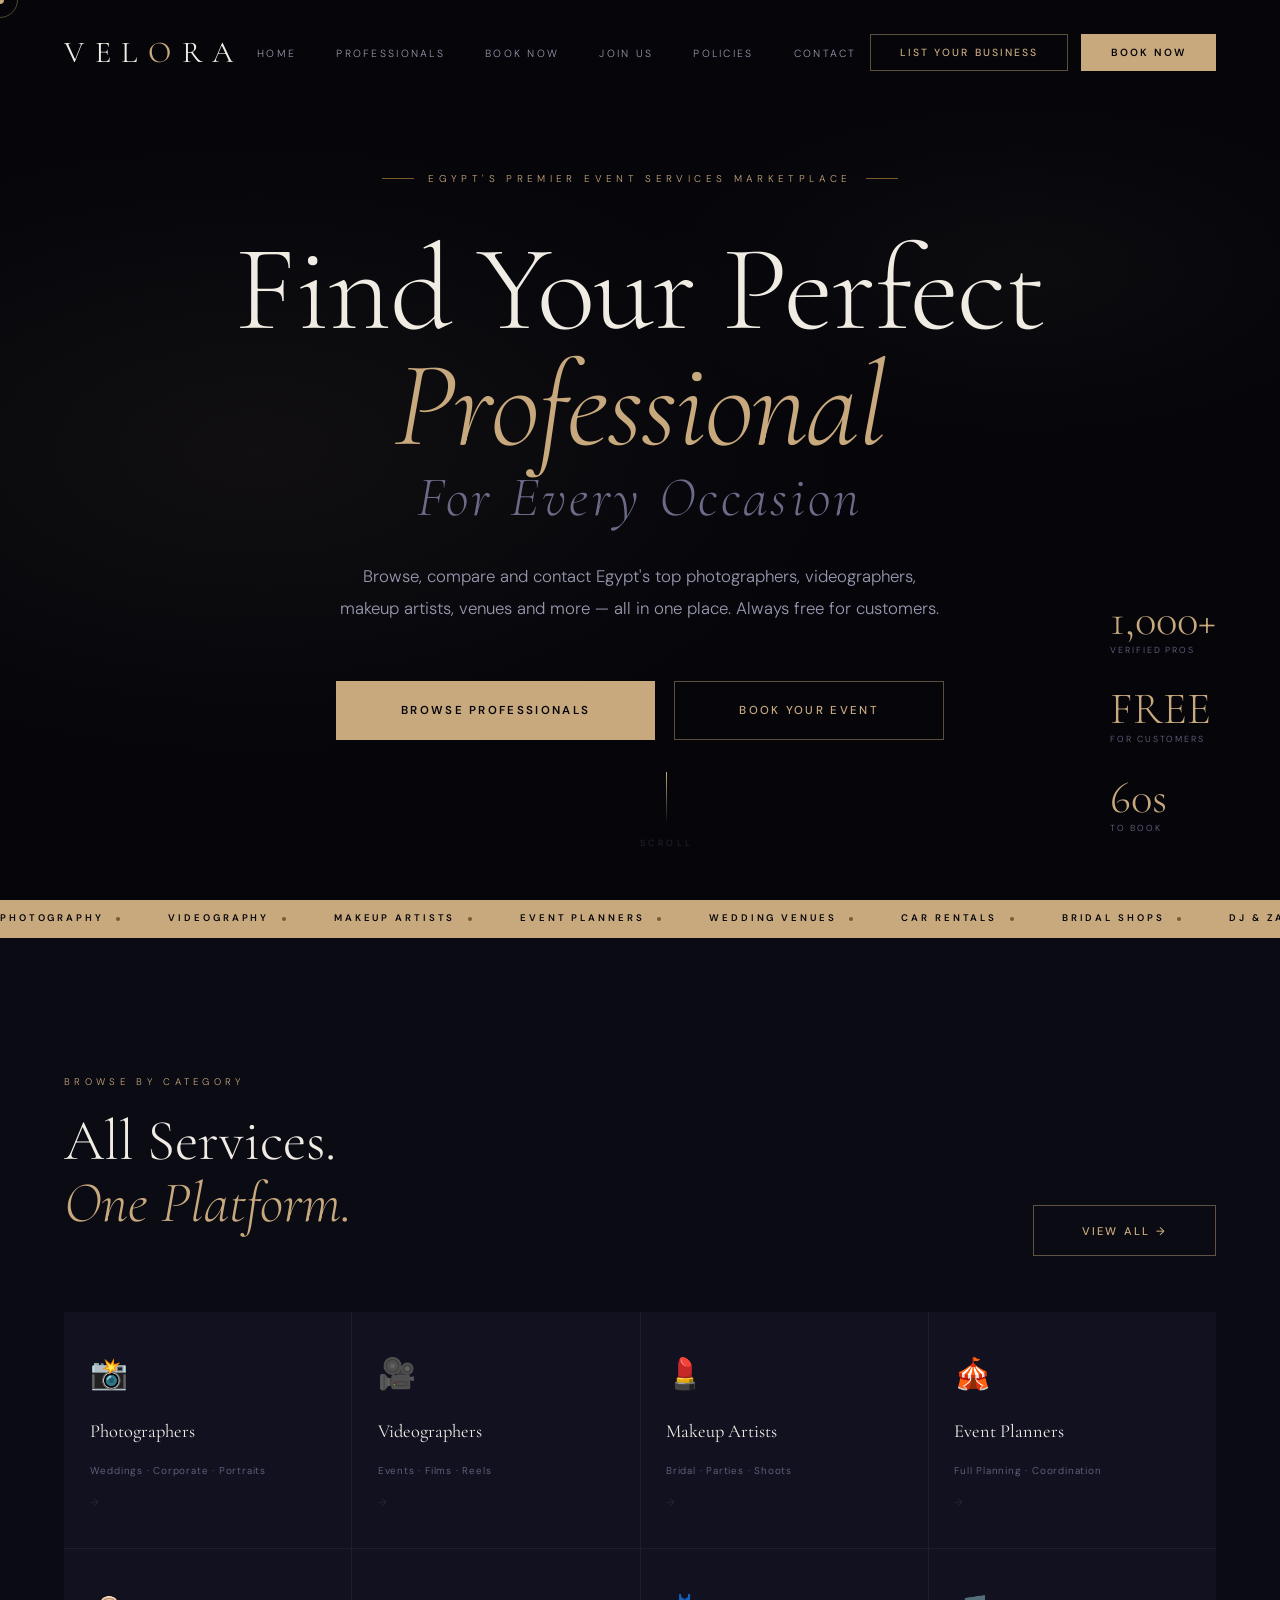
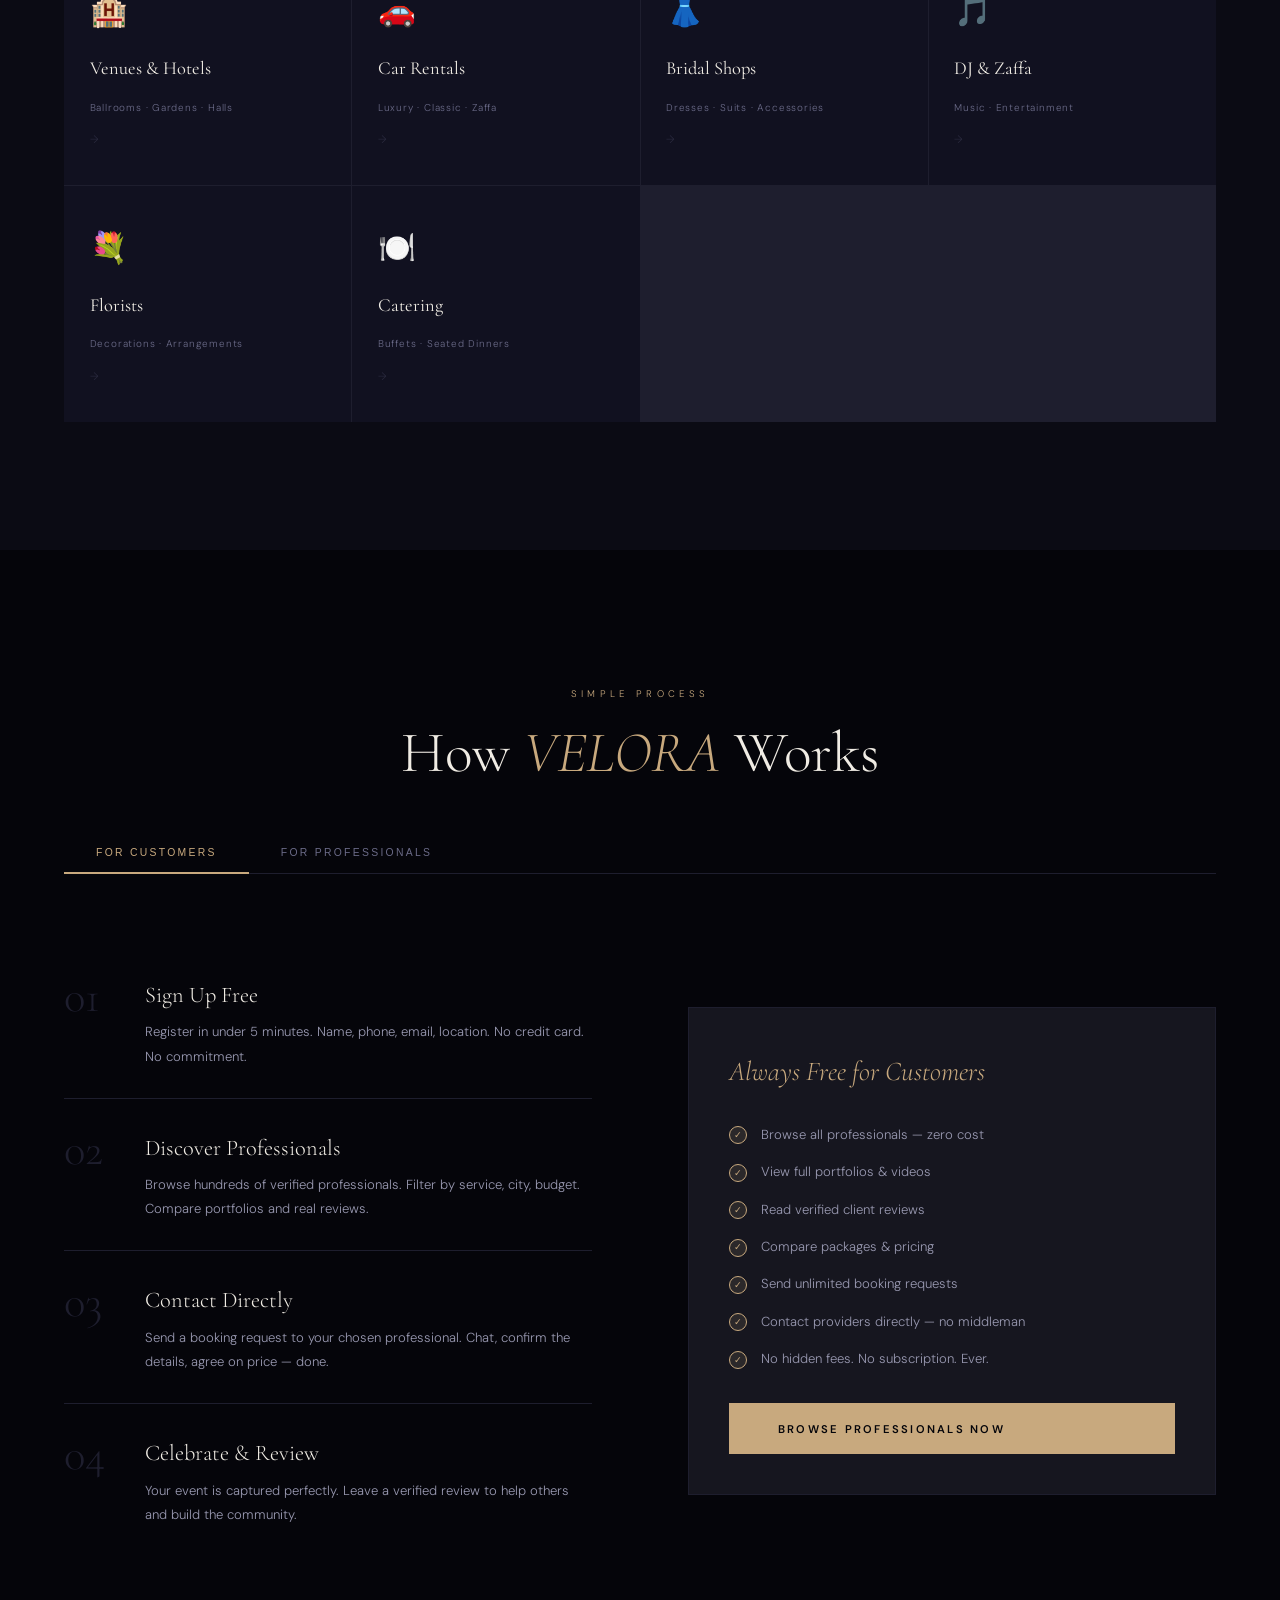
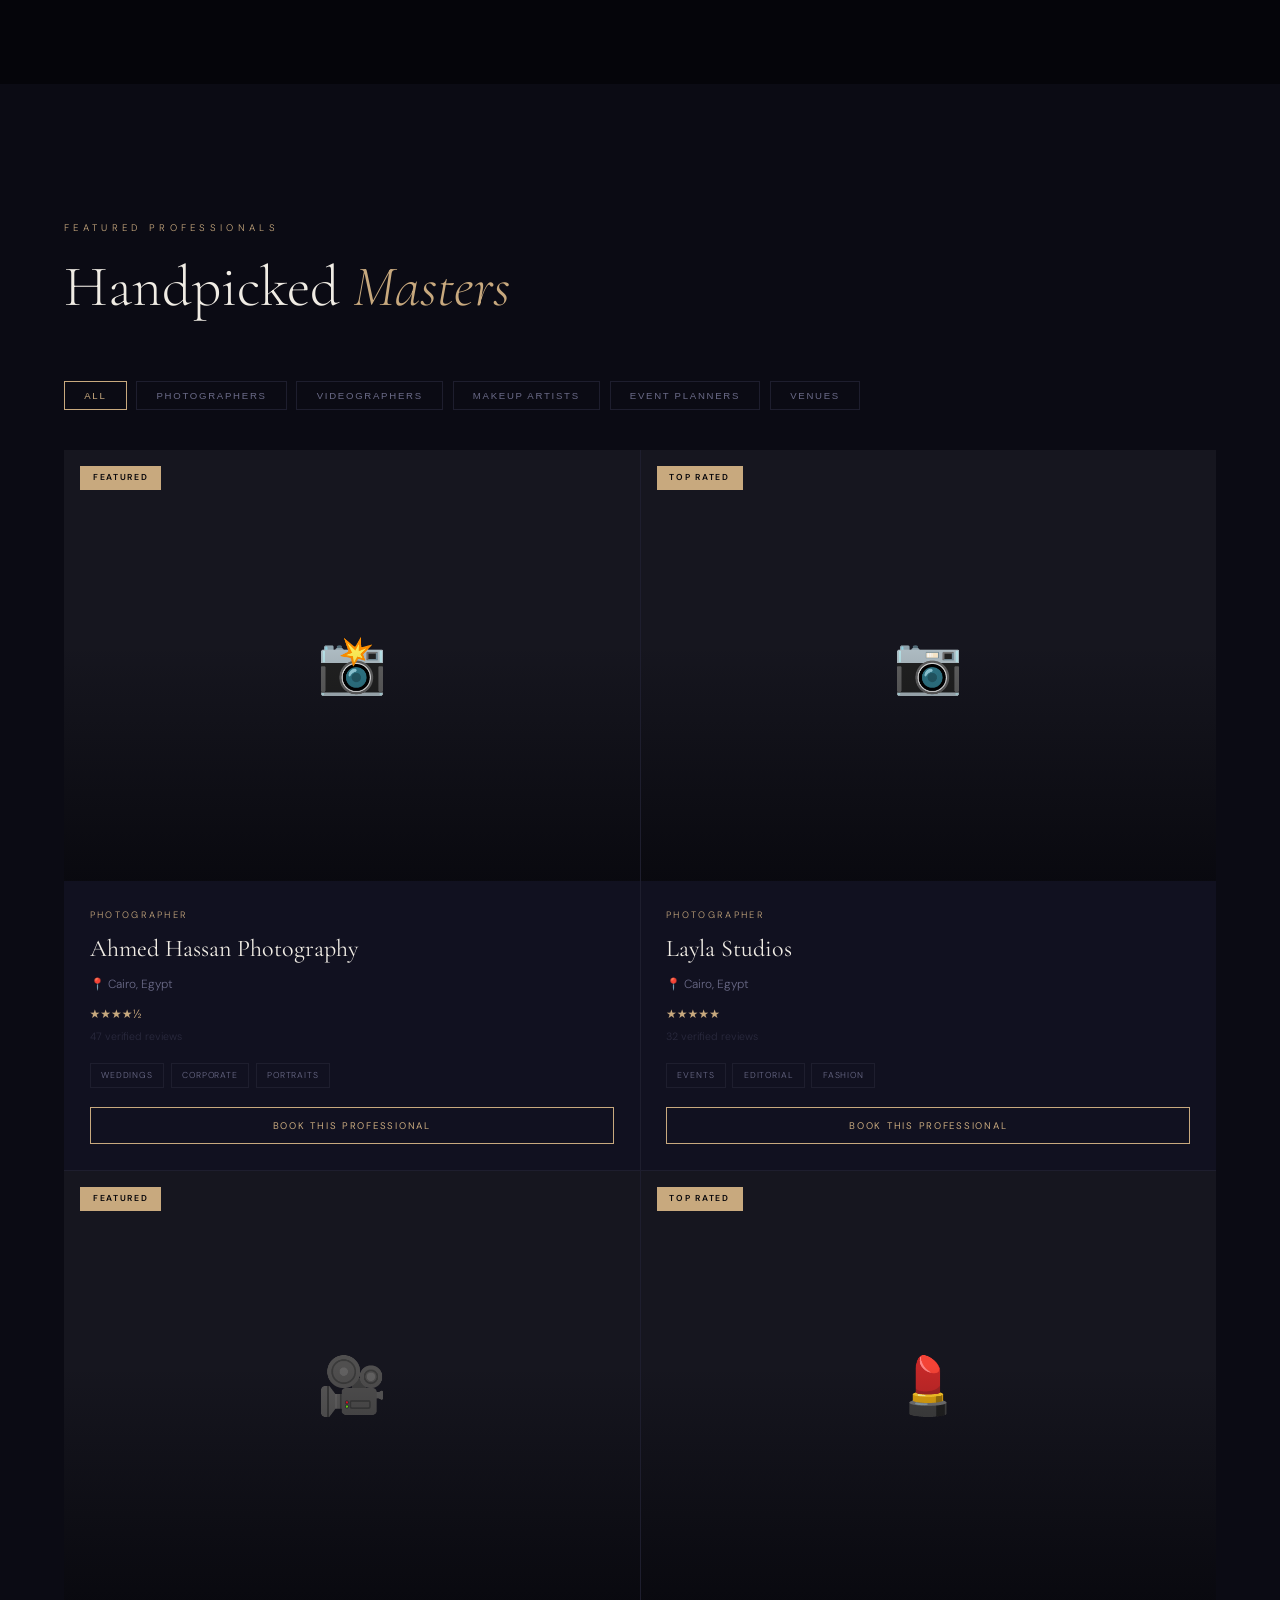
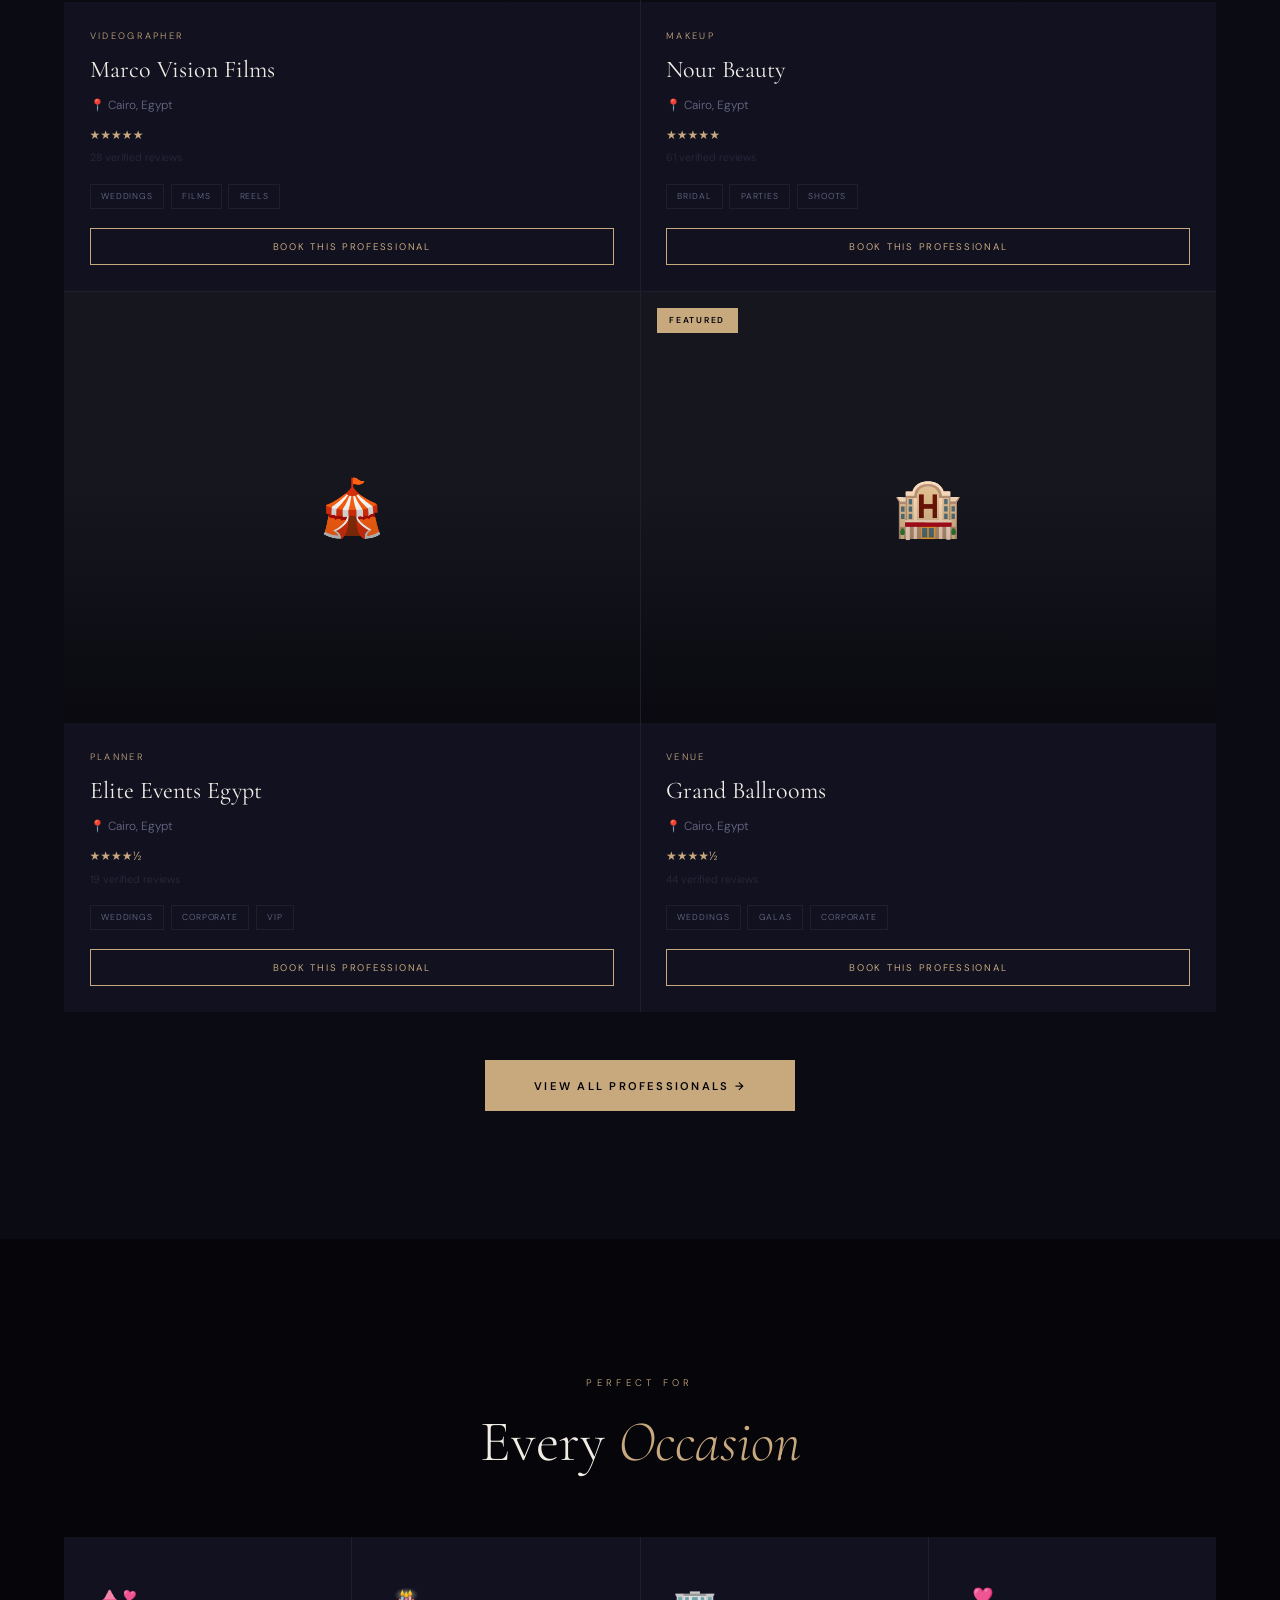
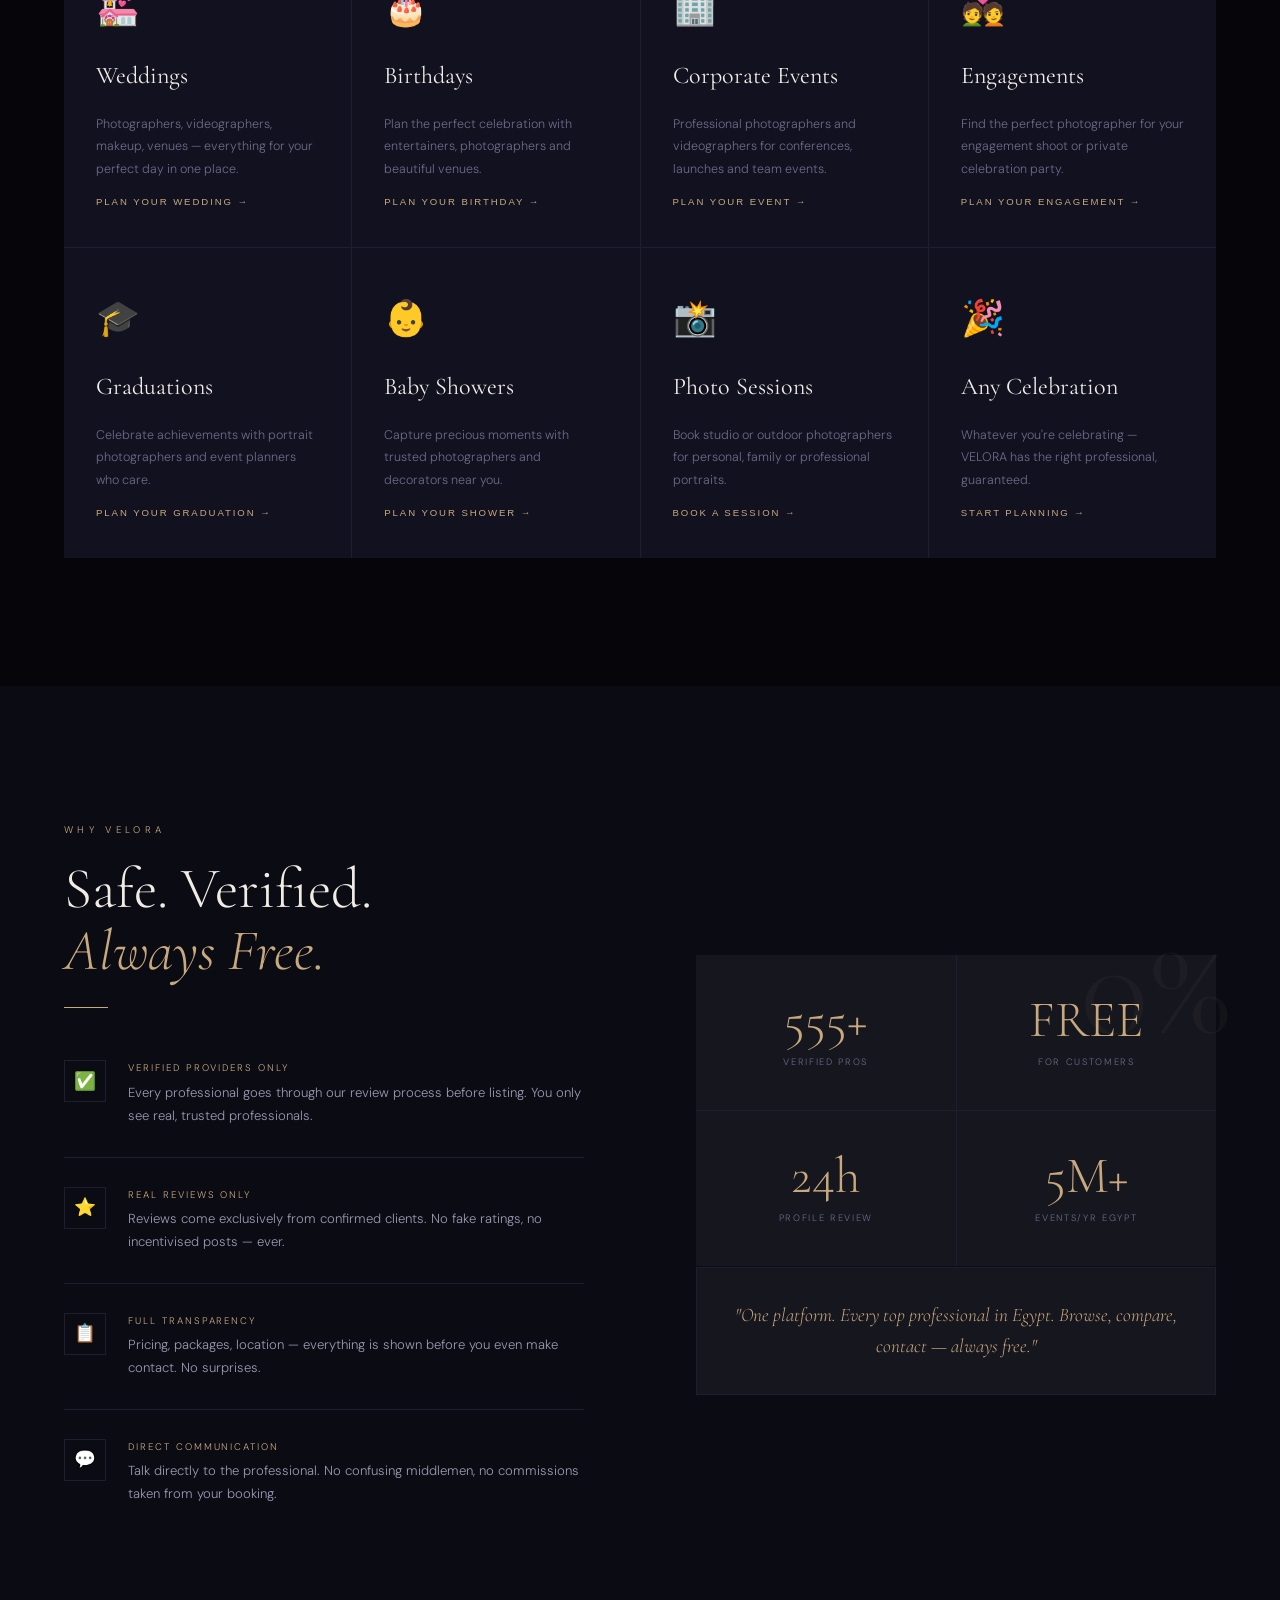
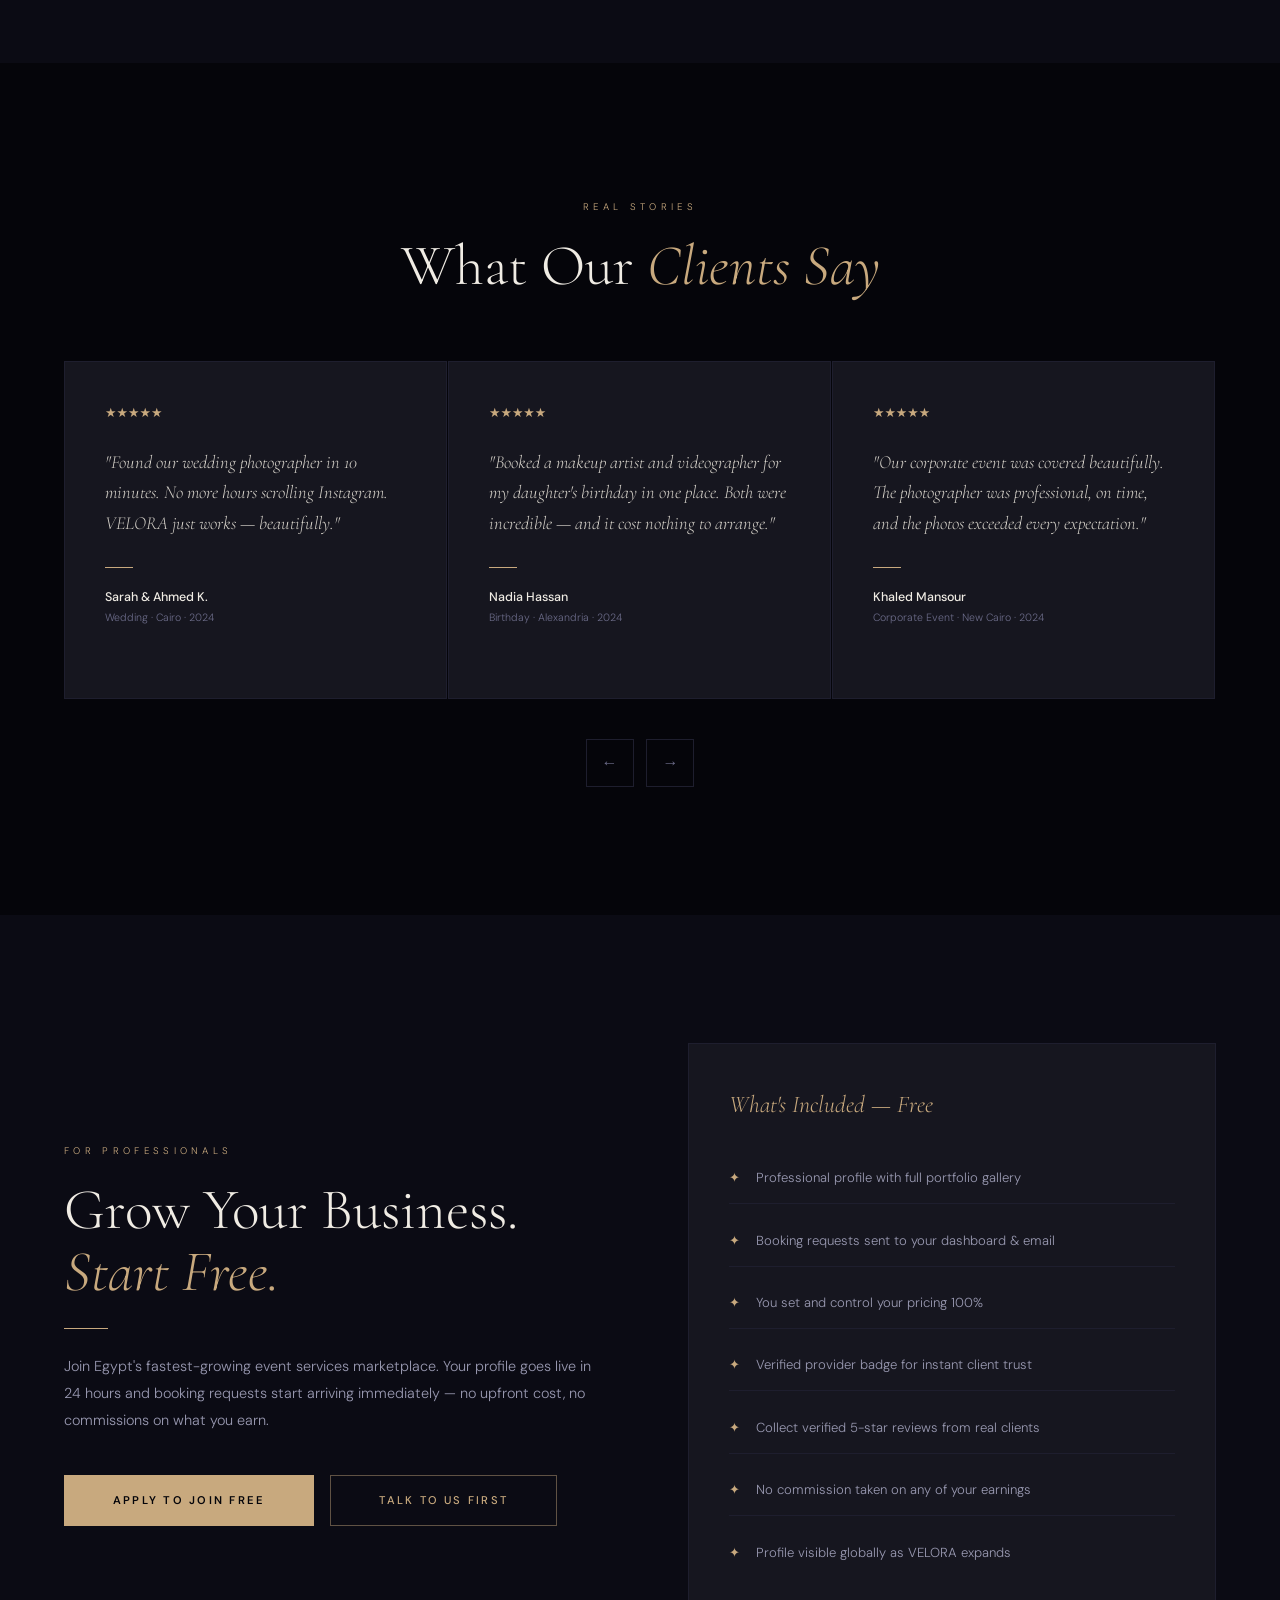
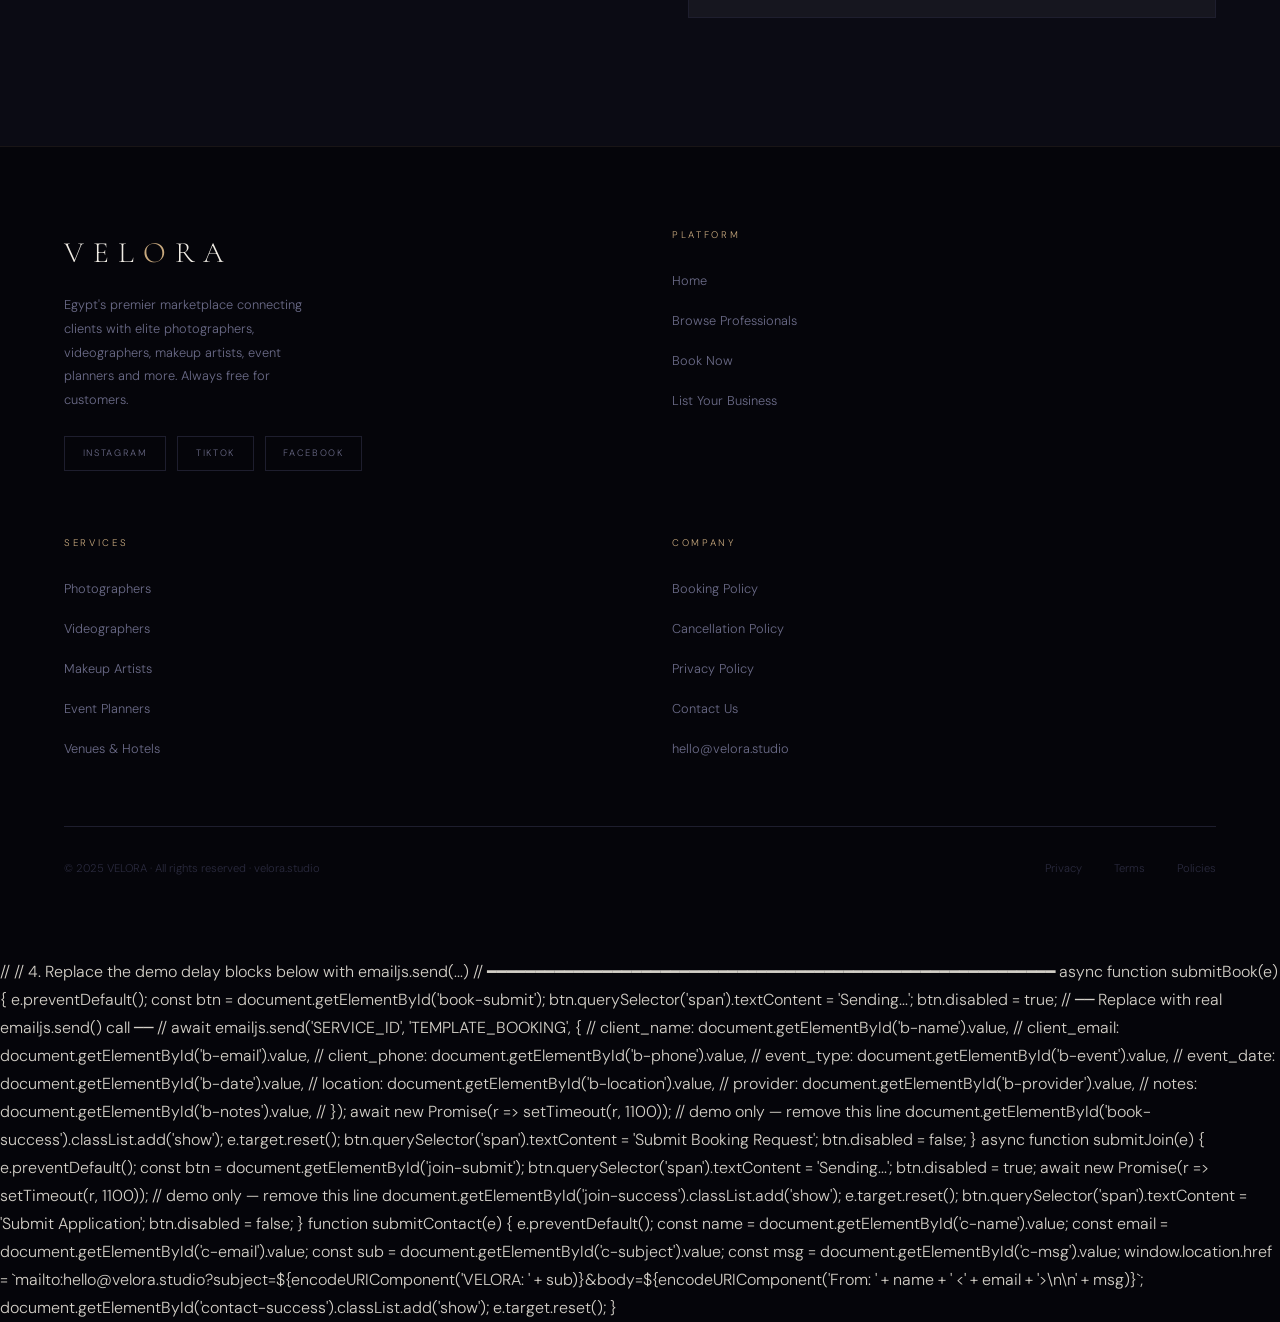
<file: velora_website.html>
<!DOCTYPE html>
<html lang="en">
<head>
<meta charset="UTF-8">
<meta name="viewport" content="width=device-width, initial-scale=1.0">
<meta name="description" content="VELORA — Egypt's premier marketplace connecting clients with elite photographers, videographers, makeup artists, event planners and more. Always free for customers.">
<meta property="og:title" content="VELORA — Find Your Perfect Professional">
<meta property="og:description" content="Egypt's most trusted event services marketplace. Free for customers. 1,000+ verified professionals.">
<meta property="og:type" content="website">
<title>VELORA — Find Your Perfect Professional</title>
<link rel="preconnect" href="https://fonts.googleapis.com">
<link rel="preconnect" href="https://fonts.gstatic.com" crossorigin>
<link href="https://fonts.googleapis.com/css2?family=Cormorant+Garamond:ital,wght@0,300;0,400;0,500;0,600;1,300;1,400;1,500;1,600&family=DM+Sans:wght@200;300;400;500&display=swap" rel="stylesheet">
<style>
/* ============================================================
   VELORA — DESIGN TOKENS
   ============================================================ */
:root {
  --ink:     #05050a;
  --deep:    #0b0b14;
  --surface: #111120;
  --card:    #16161f;
  --edge:    #1e1e2e;
  --mute:    #2a2a3e;
  --silver:  #6b6b88;
  --fog:     #9898b0;
  --pearl:   #d4d0c8;
  --snow:    #f0ece4;
  --gold:    #c8a97e;
  --goldhi:  #e8c99e;
  --goldsub: #7a5a2a;
  --amber:   #f0a830;
  --green:   #2ecc8a;
  --serif: 'Cormorant Garamond', Georgia, serif;
  --sans: 'DM Sans', system-ui, sans-serif;
  --ease: cubic-bezier(0.22, 1, 0.36, 1);
  --ease2: cubic-bezier(0.4, 0, 0.2, 1);
}

*, *::before, *::after { box-sizing: border-box; margin: 0; padding: 0; }
html { font-size: 16px; scroll-behavior: smooth; }
body {
  background: var(--ink);
  color: var(--pearl);
  font-family: var(--sans);
  font-weight: 300;
  line-height: 1.75;
  overflow-x: hidden;
  cursor: none;
}

/* ── CUSTOM CURSOR ─────────────────────────────────── */
#cursor-dot {
  position: fixed; width: 8px; height: 8px;
  background: var(--gold); border-radius: 50%;
  pointer-events: none; z-index: 9999;
  transform: translate(-50%,-50%);
  transition: width .2s, height .2s, background .2s;
}
#cursor-ring {
  position: fixed; width: 36px; height: 36px;
  border: 1px solid rgba(200,169,126,.4); border-radius: 50%;
  pointer-events: none; z-index: 9998;
  transform: translate(-50%,-50%);
  transition: width .35s var(--ease), height .35s var(--ease), border-color .3s;
}
body.cursor-hover #cursor-dot { width: 16px; height: 16px; background: var(--goldhi); }
body.cursor-hover #cursor-ring { width: 52px; height: 52px; border-color: rgba(200,169,126,.7); }

/* ── ANIMATED CANVAS (scroll-reactive) ─────────────── */
#bg-canvas {
  position: fixed; inset: 0;
  pointer-events: none; z-index: 0;
}

/* ── PROGRESS BAR ──────────────────────────────────── */
#scroll-bar {
  position: fixed; top: 0; left: 0; height: 2px;
  background: linear-gradient(90deg, var(--goldsub), var(--gold), var(--goldhi));
  z-index: 9000; width: 0; transition: width .05s linear;
}

/* ── NAVIGATION ────────────────────────────────────── */
#navbar {
  position: fixed; top: 0; left: 0; right: 0; z-index: 500;
  display: flex; align-items: center; justify-content: space-between;
  padding: 1.6rem 4rem;
  transition: background .6s var(--ease), padding .5s var(--ease), border-color .6s;
  border-bottom: 1px solid transparent;
}
#navbar.solid {
  background: rgba(5,5,10,.9);
  backdrop-filter: blur(24px) saturate(150%);
  padding: 1rem 4rem;
  border-color: rgba(200,169,126,.12);
}
.nav-logo {
  font-family: var(--serif); font-size: 1.9rem; font-weight: 400;
  letter-spacing: .35em; color: var(--snow); text-decoration: none; cursor: none;
}
.nav-logo span { color: var(--gold); }
.nav-links { display: flex; gap: 2.5rem; list-style: none; }
.nav-links a {
  font-size: .65rem; letter-spacing: .22em; text-transform: uppercase;
  color: var(--fog); text-decoration: none; cursor: none;
  position: relative; padding-bottom: 4px; transition: color .3s;
}
.nav-links a::after {
  content: ''; position: absolute; bottom: 0; left: 0;
  width: 0; height: 1px; background: var(--gold); transition: width .4s var(--ease);
}
.nav-links a:hover { color: var(--snow); }
.nav-links a:hover::after { width: 100%; }
.nav-cta { display: flex; gap: .8rem; }
.btn { 
  display: inline-flex; align-items: center; gap: .5rem;
  font-family: var(--sans); font-size: .65rem; letter-spacing: .2em; text-transform: uppercase;
  padding: .7rem 1.8rem; cursor: none; transition: all .35s var(--ease);
  position: relative; overflow: hidden; border: none; font-weight: 500;
  white-space: nowrap;
}
.btn::before {
  content: ''; position: absolute; inset: 0;
  transform: scaleX(0); transform-origin: right;
  transition: transform .4s var(--ease);
}
.btn:hover::before { transform: scaleX(1); transform-origin: left; }
.btn span { position: relative; z-index: 1; }
.btn-outline {
  border: 1px solid rgba(200,169,126,.45); color: var(--gold);
  background: transparent;
}
.btn-outline::before { background: rgba(200,169,126,.1); }
.btn-outline:hover { border-color: var(--gold); }
.btn-gold {
  background: var(--gold); color: var(--ink); font-weight: 600;
  border: 1px solid var(--gold);
}
.btn-gold::before { background: var(--goldhi); }
.btn-gold:hover { border-color: var(--goldhi); }
.btn-lg { padding: 1.1rem 3rem; font-size: .7rem; }
.btn-xl { padding: 1.3rem 4rem; font-size: .72rem; }

/* hamburger */
.nav-ham {
  display: none; flex-direction: column; gap: 5px;
  background: none; border: none; cursor: none; padding: 4px;
}
.nav-ham span { width: 24px; height: 1px; background: var(--pearl); transition: all .3s; }

/* Mobile overlay */
#mobile-menu {
  position: fixed; inset: 0; background: rgba(5,5,10,.97);
  z-index: 490; display: flex; flex-direction: column;
  align-items: center; justify-content: center; gap: 2.5rem;
  opacity: 0; pointer-events: none; transition: opacity .4s;
}
#mobile-menu.open { opacity: 1; pointer-events: all; }
#mobile-menu a {
  font-family: var(--serif); font-size: 2.4rem; font-weight: 300;
  color: var(--snow); text-decoration: none; cursor: none;
  letter-spacing: .08em; transition: color .2s;
}
#mobile-menu a:hover { color: var(--gold); }
.mob-close {
  position: absolute; top: 2rem; right: 2rem;
  font-size: 1.6rem; color: var(--fog); background: none; border: none; cursor: none;
}

/* ── PAGES ─────────────────────────────────────────── */
.page { display: none; position: relative; z-index: 1; }
.page.active { display: block; }

/* ── REVEAL SYSTEM ─────────────────────────────────── */
.reveal {
  opacity: 0; transform: translateY(40px);
  transition: opacity .9s var(--ease), transform .9s var(--ease);
}
.reveal.from-left { transform: translateX(-40px); }
.reveal.from-right { transform: translateX(40px); }
.reveal.scale { transform: scale(.96); }
.reveal.visible { opacity: 1 !important; transform: none !important; }
.delay-1 { transition-delay: .1s; }
.delay-2 { transition-delay: .2s; }
.delay-3 { transition-delay: .3s; }
.delay-4 { transition-delay: .4s; }
.delay-5 { transition-delay: .5s; }
.delay-6 { transition-delay: .6s; }

/* ── SECTION HELPERS ───────────────────────────────── */
.section { padding: 8rem 4rem; }
.section-sm { padding: 5rem 4rem; }
.section-tag {
  display: inline-block; font-size: .6rem; letter-spacing: .45em; text-transform: uppercase;
  color: var(--gold); margin-bottom: 1.2rem;
}
.section-title {
  font-family: var(--serif); font-size: clamp(2.4rem, 4.5vw, 4.2rem);
  font-weight: 300; line-height: 1.08; color: var(--snow); margin-bottom: 1.4rem;
}
.section-title em { font-style: italic; color: var(--gold); }
.section-body { font-size: .9rem; color: var(--fog); max-width: 540px; line-height: 1.9; }
.gold-rule { width: 44px; height: 1px; background: var(--gold); margin: 1.5rem 0; }

/* ============================================================
   HERO
   ============================================================ */
.hero {
  min-height: 100vh; display: flex; align-items: center; justify-content: center;
  position: relative; overflow: hidden;
  background: radial-gradient(ellipse 80% 60% at 20% 50%, rgba(200,169,126,.06) 0%, transparent 60%),
              radial-gradient(ellipse 60% 40% at 80% 30%, rgba(200,169,126,.04) 0%, transparent 50%),
              var(--ink);
}
.hero-inner {
  position: relative; z-index: 2; text-align: center;
  max-width: 980px; padding: 0 2rem;
}
.hero-badge {
  display: inline-flex; align-items: center; gap: .9rem;
  font-size: .62rem; letter-spacing: .44em; text-transform: uppercase;
  color: var(--gold); margin-bottom: 2.8rem;
  animation: fadeUp .9s .2s both;
}
.hero-badge::before, .hero-badge::after {
  content: ''; width: 32px; height: 1px; background: var(--goldsub);
}
.hero-title {
  font-family: var(--serif); font-size: clamp(4rem, 9.5vw, 9rem);
  font-weight: 300; line-height: .95; color: var(--snow);
  margin-bottom: .6rem; letter-spacing: -.01em;
  animation: fadeUp 1.1s .38s both;
}
.hero-title em { font-style: italic; color: var(--gold); display: block; }
.hero-title .sub-serif { 
  font-size: .46em; display: block; color: var(--silver); letter-spacing: .06em;
  margin-top: .5rem; font-style: italic; 
}
.hero-desc {
  font-size: clamp(.88rem, 1.4vw, 1.05rem); color: var(--fog);
  max-width: 600px; margin: 2.2rem auto 3.5rem; line-height: 1.95;
  animation: fadeUp .9s .65s both;
}
.hero-btns {
  display: flex; gap: 1.2rem; justify-content: center; flex-wrap: wrap;
  animation: fadeUp .9s .85s both;
}
.hero-scroll-hint {
  position: absolute; bottom: 3rem; left: 50%; transform: translateX(-50%);
  display: flex; flex-direction: column; align-items: center; gap: .8rem;
  color: var(--mute); font-size: .56rem; letter-spacing: .38em; text-transform: uppercase;
  animation: fadeUp .8s 1.4s both;
}
.hero-scroll-line {
  width: 1px; height: 52px;
  background: linear-gradient(to bottom, var(--gold), transparent);
  animation: scrollPulse 2.2s ease-in-out infinite;
}
.hero-stats {
  position: absolute; right: 4rem; bottom: 4rem;
  display: flex; flex-direction: column; gap: 1.8rem;
  animation: fadeUp .9s 1.1s both;
}
.hero-stat-num {
  font-family: var(--serif); font-size: 2.8rem; font-weight: 300;
  color: var(--gold); line-height: 1;
}
.hero-stat-lbl {
  font-size: .55rem; letter-spacing: .22em; text-transform: uppercase; color: var(--silver);
}

@keyframes fadeUp { from { opacity: 0; transform: translateY(28px); } to { opacity: 1; transform: none; } }
@keyframes scrollPulse {
  0%, 100% { opacity: 0; transform: scaleY(0); transform-origin: top; }
  50% { opacity: 1; transform: scaleY(1); transform-origin: top; }
}

/* ── TICKER ─────────────────────────────────────────── */
.ticker {
  background: var(--gold); padding: .65rem 0; overflow: hidden;
  position: relative; z-index: 2;
}
.ticker-track {
  display: flex; gap: 3rem; width: max-content;
  animation: ticker 35s linear infinite; white-space: nowrap;
}
.ticker-item {
  display: flex; align-items: center; gap: .8rem;
  font-size: .6rem; letter-spacing: .3em; text-transform: uppercase;
  color: var(--ink); font-weight: 600;
}
.ticker-dot { width: 4px; height: 4px; background: var(--goldsub); border-radius: 50%; }
@keyframes ticker { from { transform: translateX(0); } to { transform: translateX(-50%); } }

/* ── CATEGORIES ─────────────────────────────────────── */
.cats-grid {
  display: grid; grid-template-columns: repeat(5, 1fr);
  gap: 1px; background: var(--edge); margin-top: 3.5rem;
}
.cat-card {
  background: var(--surface); padding: 2.2rem 1.6rem;
  display: flex; flex-direction: column; gap: .9rem;
  cursor: none; transition: all .45s var(--ease); position: relative; overflow: hidden;
}
.cat-card::after {
  content: ''; position: absolute; bottom: 0; left: 0; right: 0; height: 2px;
  background: var(--gold); transform: scaleX(0); transition: transform .4s var(--ease);
}
.cat-card:hover { background: var(--card); transform: translateY(-3px); }
.cat-card:hover::after { transform: scaleX(1); }
.cat-icon { font-size: 1.9rem; transition: transform .4s var(--ease); }
.cat-card:hover .cat-icon { transform: scale(1.18); }
.cat-name { font-family: var(--serif); font-size: 1.15rem; font-weight: 400; color: var(--snow); }
.cat-sub { font-size: .62rem; color: var(--silver); letter-spacing: .08em; }
.cat-arrow { font-size: .7rem; color: var(--mute); margin-top: auto; transition: all .4s var(--ease); }
.cat-card:hover .cat-arrow { color: var(--gold); transform: translateX(6px); }

/* ── HOW IT WORKS ───────────────────────────────────── */
.hiw-tabs {
  display: flex; border-bottom: 1px solid var(--edge); margin-bottom: 4.5rem;
}
.hiw-tab {
  font-size: .65rem; letter-spacing: .22em; text-transform: uppercase;
  padding: .9rem 2rem; background: none; border: none; cursor: none;
  color: var(--silver); border-bottom: 2px solid transparent;
  margin-bottom: -1px; transition: all .3s;
}
.hiw-tab.active { color: var(--gold); border-bottom-color: var(--gold); }
.hiw-pane { display: none; }
.hiw-pane.active { display: grid; grid-template-columns: 1fr 1fr; gap: 6rem; align-items: center; }
.hiw-steps { display: flex; flex-direction: column; }
.hiw-step {
  display: flex; gap: 1.8rem; padding: 1.8rem 0;
  border-bottom: 1px solid var(--edge); cursor: none; transition: all .3s;
}
.hiw-step:last-child { border: none; }
.hiw-step:hover .step-num { color: var(--gold); }
.step-num {
  font-family: var(--serif); font-size: 2.8rem; font-weight: 300;
  color: var(--edge); line-height: 1; width: 52px; flex-shrink: 0; transition: color .3s;
}
.step-title { font-family: var(--serif); font-size: 1.4rem; color: var(--snow); margin-bottom: .4rem; }
.step-desc { font-size: .82rem; color: var(--fog); line-height: 1.85; }
.hiw-visual {
  background: var(--card); border: 1px solid var(--edge); padding: 2.5rem;
  position: relative;
}
.hiw-visual-title { font-family: var(--serif); font-size: 1.7rem; font-style: italic; color: var(--gold); margin-bottom: 1.8rem; }
.checklist { display: flex; flex-direction: column; gap: .9rem; }
.check-item { display: flex; align-items: center; gap: .9rem; font-size: .82rem; color: var(--fog); }
.check-dot {
  width: 18px; height: 18px; border-radius: 50%;
  background: rgba(200,169,126,.12); border: 1px solid var(--gold);
  display: flex; align-items: center; justify-content: center;
  flex-shrink: 0; font-size: .58rem; color: var(--gold);
}

/* ── PROVIDERS GRID ─────────────────────────────────── */
.filters { display: flex; gap: .6rem; flex-wrap: wrap; margin-bottom: 2.5rem; }
.filter-btn {
  font-size: .6rem; letter-spacing: .18em; text-transform: uppercase;
  padding: .5rem 1.2rem; border: 1px solid var(--edge);
  color: var(--silver); background: transparent; cursor: none; transition: all .3s;
}
.filter-btn.active, .filter-btn:hover { border-color: var(--gold); color: var(--gold); }
.providers-grid {
  display: grid; grid-template-columns: repeat(3, 1fr);
  gap: 1px; background: var(--edge);
}
.prov-card {
  background: var(--surface); overflow: hidden; cursor: none;
  transition: all .5s var(--ease); position: relative;
}
.prov-card:hover { background: var(--card); z-index: 2; box-shadow: 0 24px 80px rgba(0,0,0,.7); }
.prov-img {
  aspect-ratio: 4/3; background: var(--card);
  display: flex; align-items: center; justify-content: center;
  font-size: 3.5rem; position: relative; overflow: hidden;
  transition: transform .5s var(--ease);
}
.prov-card:hover .prov-img { transform: scale(1.04); }
.prov-img::after {
  content: ''; position: absolute; inset: 0;
  background: linear-gradient(to top, rgba(5,5,10,.75) 0%, transparent 55%);
}
.prov-badge {
  position: absolute; top: 1rem; left: 1rem; z-index: 2;
  font-size: .54rem; letter-spacing: .2em; text-transform: uppercase;
  padding: .3rem .8rem; background: var(--gold); color: var(--ink); font-weight: 600;
}
.prov-body { padding: 1.6rem; }
.prov-type { font-size: .58rem; letter-spacing: .25em; text-transform: uppercase; color: var(--gold); margin-bottom: .3rem; }
.prov-name { font-family: var(--serif); font-size: 1.5rem; font-weight: 400; color: var(--snow); margin-bottom: .25rem; }
.prov-loc { font-size: .74rem; color: var(--silver); margin-bottom: .6rem; }
.prov-stars { color: var(--gold); font-size: .75rem; margin-bottom: .2rem; }
.prov-rev { font-size: .66rem; color: var(--mute); margin-bottom: 1rem; }
.prov-tags { display: flex; gap: .4rem; flex-wrap: wrap; margin-bottom: 1.2rem; }
.prov-tag {
  font-size: .54rem; letter-spacing: .1em; text-transform: uppercase;
  padding: .24rem .65rem; border: 1px solid var(--edge); color: var(--silver);
}
.prov-book {
  width: 100%; font-family: var(--sans); font-size: .6rem; letter-spacing: .18em;
  text-transform: uppercase; padding: .7rem; border: 1px solid var(--gold);
  color: var(--gold); background: transparent; cursor: none; transition: all .3s;
}
.prov-book:hover { background: var(--gold); color: var(--ink); }

/* ── OCCASIONS ──────────────────────────────────────── */
.occasions-grid {
  display: grid; grid-template-columns: repeat(4, 1fr);
  gap: 1px; background: var(--edge); margin-top: 4rem;
}
.occ-card {
  background: var(--surface); padding: 2.5rem 2rem;
  display: flex; flex-direction: column; gap: 1rem;
  cursor: none; transition: all .45s var(--ease); position: relative; overflow: hidden;
}
.occ-card::before {
  content: ''; position: absolute; inset: 0;
  background: linear-gradient(135deg, rgba(200,169,126,.06), transparent);
  opacity: 0; transition: opacity .4s;
}
.occ-card:hover { background: var(--card); }
.occ-card:hover::before { opacity: 1; }
.occ-icon { font-size: 2.2rem; }
.occ-title { font-family: var(--serif); font-size: 1.5rem; font-weight: 400; color: var(--snow); }
.occ-desc { font-size: .78rem; color: var(--silver); line-height: 1.8; flex: 1; }
.occ-link {
  font-size: .6rem; letter-spacing: .2em; text-transform: uppercase;
  color: var(--gold); cursor: none; text-decoration: none;
  transition: letter-spacing .3s; background: none; border: none; text-align: left; padding: 0;
}
.occ-link:hover { letter-spacing: .3em; }

/* ── TRUST ──────────────────────────────────────────── */
.trust-layout { display: grid; grid-template-columns: 1fr 1fr; gap: 7rem; align-items: center; }
.trust-points { display: flex; flex-direction: column; }
.trust-pt {
  display: flex; gap: 1.4rem; padding: 1.8rem 0;
  border-bottom: 1px solid var(--edge); transition: all .3s; cursor: none;
}
.trust-pt:last-child { border: none; }
.trust-pt:hover .trust-icon { background: var(--gold); color: var(--ink); border-color: var(--gold); }
.trust-icon {
  width: 42px; height: 42px; flex-shrink: 0;
  border: 1px solid var(--edge); display: flex; align-items: center; justify-content: center;
  font-size: 1.1rem; transition: all .3s;
}
.trust-label { font-size: .6rem; letter-spacing: .2em; text-transform: uppercase; color: var(--gold); margin-bottom: .3rem; }
.trust-text { font-size: .82rem; color: var(--fog); line-height: 1.75; }
.trust-visual { position: relative; }
.trust-big { font-family: var(--serif); font-size: 9rem; font-weight: 300; color: rgba(200,169,126,.05); position: absolute; top: -2.5rem; right: -1rem; pointer-events: none; line-height: 1; }
.trust-stats { display: grid; grid-template-columns: 1fr 1fr; gap: 1px; background: var(--edge); }
.trust-stat { background: var(--card); padding: 2.5rem; text-align: center; cursor: none; transition: background .3s; }
.trust-stat:hover { background: var(--surface); }
.trust-stat-n { font-family: var(--serif); font-size: 3.2rem; font-weight: 300; color: var(--gold); line-height: 1; }
.trust-stat-l { font-size: .58rem; letter-spacing: .18em; text-transform: uppercase; color: var(--silver); margin-top: .5rem; }
.trust-quote {
  margin-top: 1px; background: var(--card); padding: 2rem; text-align: center;
  border: 1px solid var(--edge); grid-column: 1 / -1;
}
.trust-quote p { font-family: var(--serif); font-size: 1.2rem; font-style: italic; color: var(--gold); line-height: 1.6; }

/* ── TESTIMONIALS ───────────────────────────────────── */
.testi-track-wrap { overflow: hidden; margin-top: 4rem; }
.testi-track { display: flex; gap: 1px; transition: transform .65s var(--ease); }
.testi-card {
  background: var(--card); padding: 2.5rem; flex: 0 0 calc(33.33% - 1px);
  border: 1px solid var(--edge); transition: border-color .3s;
}
.testi-card:hover { border-color: rgba(200,169,126,.3); }
.testi-stars { color: var(--gold); font-size: .8rem; margin-bottom: 1.4rem; }
.testi-quote { font-family: var(--serif); font-size: 1.15rem; font-style: italic; color: var(--pearl); line-height: 1.65; margin-bottom: 1.8rem; }
.testi-rule { width: 28px; height: 1px; background: var(--gold); margin-bottom: 1.2rem; }
.testi-name { font-size: .78rem; color: var(--snow); font-weight: 500; }
.testi-sub { font-size: .66rem; color: var(--silver); }
.testi-nav { display: flex; gap: .8rem; justify-content: center; margin-top: 2.5rem; }
.testi-btn {
  width: 48px; height: 48px; border: 1px solid var(--edge);
  background: transparent; color: var(--silver); cursor: none;
  display: flex; align-items: center; justify-content: center;
  font-size: 1rem; transition: all .3s;
}
.testi-btn:hover { border-color: var(--gold); color: var(--gold); }

/* ── PLANS ──────────────────────────────────────────── */
.plans-grid { display: grid; grid-template-columns: repeat(3, 1fr); gap: 1px; background: var(--edge); margin-top: 4rem; }
.plan-card {
  background: var(--surface); padding: 2.8rem 2.2rem;
  position: relative; cursor: none; transition: background .35s;
}
.plan-card:hover { background: var(--card); }
.plan-card.popular { background: var(--card); border: 1px solid var(--gold); }
.plan-popular-badge {
  position: absolute; top: -1px; left: 50%; transform: translateX(-50%);
  font-size: .54rem; letter-spacing: .2em; text-transform: uppercase;
  padding: .28rem 1rem; background: var(--gold); color: var(--ink); font-weight: 600;
  white-space: nowrap;
}
.plan-name { font-size: .62rem; letter-spacing: .3em; text-transform: uppercase; color: var(--silver); margin-bottom: 1rem; }
.plan-price { font-family: var(--serif); font-size: 3.2rem; font-weight: 300; color: var(--snow); line-height: 1; margin-bottom: .3rem; }
.plan-period { font-size: .7rem; color: var(--silver); margin-bottom: 2rem; }
.plan-feats { display: flex; flex-direction: column; gap: .75rem; margin-bottom: 2.5rem; }
.plan-feat { display: flex; align-items: flex-start; gap: .7rem; font-size: .8rem; color: var(--fog); }
.plan-feat-dot { color: var(--gold); flex-shrink: 0; margin-top: .1rem; }
.plan-note { font-size: .65rem; color: var(--silver); text-align: center; margin-top: 2.5rem; padding-top: 1.5rem; border-top: 1px solid var(--edge); }

/* ── PROVIDER CTA ───────────────────────────────────── */
.pcta-layout { display: grid; grid-template-columns: 1fr 1fr; gap: 6rem; align-items: center; }
.pcta-box { background: var(--card); border: 1px solid var(--edge); padding: 2.5rem; }
.pcta-list { display: flex; flex-direction: column; gap: .8rem; margin-top: 1.8rem; }
.pcta-item { display: flex; align-items: center; gap: 1rem; padding: .8rem 0; border-bottom: 1px solid var(--edge); font-size: .82rem; color: var(--fog); }
.pcta-item:last-child { border: none; }
.pcta-dot { color: var(--gold); }

/* ── FORMS ──────────────────────────────────────────── */
.page-header { padding: 10rem 4rem 4rem; background: var(--deep); text-align: center; }
.form-section { padding: 5rem 4rem; background: var(--surface); }
.form-container { max-width: 760px; margin: 0 auto; }
.form-grid { display: grid; grid-template-columns: 1fr 1fr; gap: 1.2rem; }
.form-group { display: flex; flex-direction: column; gap: .5rem; }
.form-group.full { grid-column: 1 / -1; }
.form-label { font-size: .58rem; letter-spacing: .24em; text-transform: uppercase; color: var(--silver); }
.form-input, .form-select, .form-textarea {
  background: var(--card); border: 1px solid var(--edge); color: var(--snow);
  font-family: var(--sans); font-size: .88rem; font-weight: 300;
  padding: .9rem 1.1rem; outline: none; width: 100%; transition: border-color .3s;
  appearance: none;
}
.form-input:focus, .form-select:focus, .form-textarea:focus { border-color: var(--gold); }
.form-select option { background: var(--card); }
.form-textarea { resize: vertical; min-height: 120px; }
.checkbox-row { display: flex; gap: .9rem; align-items: flex-start; }
.checkbox-row input[type=checkbox] { width: 17px; height: 17px; min-width: 17px; accent-color: var(--gold); cursor: none; margin-top: .2rem; }
.checkbox-row label { font-size: .75rem; color: var(--fog); line-height: 1.65; }
.checkbox-row label a { color: var(--gold); text-decoration: none; cursor: none; }
.form-submit { text-align: center; margin-top: 2.5rem; }
.success-msg {
  display: none; border: 1px solid rgba(200,169,126,.3);
  background: rgba(200,169,126,.06); padding: 2rem; text-align: center;
  margin-top: 2rem;
}
.success-msg.show { display: block; }
.success-msg h3 { font-family: var(--serif); font-size: 1.6rem; color: var(--gold); font-style: italic; }
.success-msg p { font-size: .78rem; color: var(--fog); margin-top: .5rem; }
.form-note { font-size: .72rem; color: var(--silver); text-align: center; margin-top: 1.2rem; line-height: 1.7; }

/* ── TERMS ──────────────────────────────────────────── */
.terms-body { max-width: 820px; margin: 0 auto; padding: 0 4rem 7rem; }
.terms-sect { margin-bottom: 3rem; }
.terms-sect h3 { font-family: var(--serif); font-size: 1.7rem; color: var(--snow); margin-bottom: 1rem; border-bottom: 1px solid var(--edge); padding-bottom: .7rem; }
.terms-sect p, .terms-sect ul { font-size: .85rem; color: var(--fog); line-height: 1.9; }
.terms-sect ul { padding-left: 1.5rem; }
.terms-sect li { margin-bottom: .5rem; }
.terms-sect li::marker { color: var(--gold); }
.terms-highlight { background: rgba(200,169,126,.06); border-left: 2px solid var(--gold); padding: 1.2rem 1.6rem; font-size: .85rem; color: var(--fog); margin: 1.4rem 0; }

/* ── CONTACT ────────────────────────────────────────── */
.contact-grid { display: grid; grid-template-columns: 1fr 1fr; gap: 6rem; max-width: 1100px; margin: 0 auto; padding: 0 4rem 7rem; }
.contact-item { display: flex; gap: 1.4rem; align-items: flex-start; margin-bottom: 2.2rem; }
.contact-icon {
  width: 44px; height: 44px; border: 1px solid var(--edge);
  display: flex; align-items: center; justify-content: center;
  font-size: 1rem; flex-shrink: 0; transition: all .3s;
}
.contact-icon:hover { border-color: var(--gold); background: var(--gold); color: var(--ink); }
.contact-lbl { font-size: .58rem; letter-spacing: .22em; text-transform: uppercase; color: var(--gold); margin-bottom: .3rem; }
.contact-val { font-size: .85rem; color: var(--pearl); }
.contact-val a { color: var(--pearl); text-decoration: none; transition: color .3s; }
.contact-val a:hover { color: var(--gold); }
.social-row { display: flex; gap: .7rem; flex-wrap: wrap; margin-top: 1.5rem; }
.social-link {
  font-size: .58rem; letter-spacing: .18em; text-transform: uppercase;
  padding: .52rem 1.1rem; border: 1px solid var(--edge); color: var(--silver);
  text-decoration: none; cursor: none; transition: all .3s;
}
.social-link:hover { border-color: var(--gold); color: var(--gold); }

/* ── FOOTER ─────────────────────────────────────────── */
footer {
  background: var(--ink); border-top: 1px solid rgba(200,169,126,.1);
  padding: 5rem 4rem;
}
.footer-grid { display: grid; grid-template-columns: 2fr 1fr 1fr 1fr; gap: 4rem; margin-bottom: 4rem; }
.footer-brand { }
.footer-logo-f { font-family: var(--serif); font-size: 1.85rem; letter-spacing: .3em; color: var(--snow); display: block; margin-bottom: .9rem; }
.footer-logo-f span { color: var(--gold); }
.footer-tagline { font-size: .8rem; color: var(--silver); line-height: 1.85; max-width: 270px; }
.footer-heading { font-size: .6rem; letter-spacing: .28em; text-transform: uppercase; color: var(--gold); margin-bottom: 1.4rem; }
.footer-links { list-style: none; display: flex; flex-direction: column; gap: .75rem; }
.footer-links a { font-size: .8rem; color: var(--silver); text-decoration: none; cursor: none; transition: color .3s; }
.footer-links a:hover { color: var(--gold); }
.footer-bottom {
  display: flex; justify-content: space-between; align-items: center;
  padding-top: 2rem; border-top: 1px solid var(--edge); flex-wrap: wrap; gap: 1rem;
}
.footer-copy { font-size: .7rem; color: var(--mute); }
.footer-legal { display: flex; gap: 2rem; }
.footer-legal a { font-size: .7rem; color: var(--mute); text-decoration: none; cursor: none; transition: color .3s; }
.footer-legal a:hover { color: var(--gold); }

/* ── RESPONSIVE ─────────────────────────────────────── */
@media (max-width: 1280px) {
  .cats-grid { grid-template-columns: repeat(4, 1fr); }
  .providers-grid { grid-template-columns: repeat(2, 1fr); }
  .footer-grid { grid-template-columns: 1fr 1fr; }
}
@media (max-width: 1024px) {
  #navbar { padding: 1.2rem 2.5rem; }
  #navbar.solid { padding: .8rem 2.5rem; }
  .nav-links, .nav-cta { display: none; }
  .nav-ham { display: flex; }
  .section { padding: 6rem 2.5rem; }
  .page-header { padding: 9rem 2.5rem 3.5rem; }
  .form-section { padding: 4rem 2.5rem; }
  .hiw-pane.active { grid-template-columns: 1fr; gap: 3rem; }
  .trust-layout { grid-template-columns: 1fr; gap: 4rem; }
  .pcta-layout { grid-template-columns: 1fr; gap: 3.5rem; }
  .occasions-grid { grid-template-columns: repeat(2, 1fr); }
  .contact-grid { grid-template-columns: 1fr; padding: 0 2.5rem 5rem; }
  .terms-body { padding: 0 2.5rem 5rem; }
  .hero-stats { display: none; }
  .footer-grid { padding: 0; }
  footer { padding: 4rem 2.5rem; }
}
@media (max-width: 768px) {
  .hero-title { font-size: 3.5rem; }
  .section { padding: 5rem 1.5rem; }
  .page-header { padding: 8rem 1.5rem 3rem; }
  .form-section { padding: 3.5rem 1.5rem; }
  .cats-grid { grid-template-columns: repeat(2, 1fr); }
  .providers-grid { grid-template-columns: 1fr; }
  .form-grid { grid-template-columns: 1fr; }
  .plans-grid { grid-template-columns: 1fr; }
  .occasions-grid { grid-template-columns: 1fr; }
  .trust-big { display: none; }
  .hiw-tabs { overflow-x: auto; }
  footer { padding: 3.5rem 1.5rem; }
  .footer-grid { grid-template-columns: 1fr; }
  .footer-bottom { flex-direction: column; text-align: center; }
  .contact-grid { padding: 0 1.5rem 4rem; }
  .terms-body { padding: 0 1.5rem 4rem; }
  .testi-card { flex: 0 0 85%; }
}
</style>
</head>
<body>

<!-- CURSOR -->
<div id="cursor-dot"></div>
<div id="cursor-ring"></div>

<!-- SCROLL CANVAS (reactive to scroll) -->
<canvas id="bg-canvas"></canvas>

<!-- PROGRESS -->
<div id="scroll-bar"></div>

<!-- ════════════════════════════════════════════════════
     NAVIGATION
════════════════════════════════════════════════════ -->
<nav id="navbar">
  <a class="nav-logo" onclick="nav('home')">VEL<span>O</span>RA</a>
  <ul class="nav-links">
    <li><a onclick="nav('home')">Home</a></li>
    <li><a onclick="nav('providers')">Professionals</a></li>
    <li><a onclick="nav('book')">Book Now</a></li>
    <li><a onclick="nav('join')">Join Us</a></li>
    <li><a onclick="nav('terms')">Policies</a></li>
    <li><a onclick="nav('contact')">Contact</a></li>
  </ul>
  <div class="nav-cta">
    <button class="btn btn-outline" onclick="nav('join')"><span>List Your Business</span></button>
    <button class="btn btn-gold" onclick="nav('book')"><span>Book Now</span></button>
  </div>
  <button class="nav-ham" onclick="openMob()">
    <span></span><span></span><span></span>
  </button>
</nav>

<!-- MOBILE MENU -->
<div id="mobile-menu">
  <button class="mob-close" onclick="closeMob()">✕</button>
  <a onclick="nav('home');closeMob()">Home</a>
  <a onclick="nav('providers');closeMob()">Professionals</a>
  <a onclick="nav('book');closeMob()">Book Now</a>
  <a onclick="nav('join');closeMob()">Join Us</a>
  <a onclick="nav('terms');closeMob()">Policies</a>
  <a onclick="nav('contact');closeMob()">Contact</a>
</div>

<!-- ════════════════════════════════════════════════════
     HOME PAGE
════════════════════════════════════════════════════ -->
<div id="page-home" class="page active">

  <!-- HERO -->
  <section class="hero">
    <div class="hero-inner">
      <div class="hero-badge">Egypt's Premier Event Services Marketplace</div>
      <h1 class="hero-title">
        Find Your Perfect
        <em>Professional</em>
        <span class="sub-serif">For Every Occasion</span>
      </h1>
      <p class="hero-desc">Browse, compare and contact Egypt's top photographers, videographers, makeup artists, venues and more — all in one place. Always free for customers.</p>
      <div class="hero-btns">
        <button class="btn btn-gold btn-xl" onclick="nav('providers')"><span>Browse Professionals</span></button>
        <button class="btn btn-outline btn-xl" onclick="nav('book')"><span>Book Your Event</span></button>
      </div>
    </div>
    <div class="hero-scroll-hint">
      <div class="hero-scroll-line"></div>
      Scroll
    </div>
    <div class="hero-stats">
      <div>
        <div class="hero-stat-num">1,000+</div>
        <div class="hero-stat-lbl">Verified Pros</div>
      </div>
      <div>
        <div class="hero-stat-num">FREE</div>
        <div class="hero-stat-lbl">For Customers</div>
      </div>
      <div>
        <div class="hero-stat-num">60s</div>
        <div class="hero-stat-lbl">To Book</div>
      </div>
    </div>
  </section>

  <!-- TICKER -->
  <div class="ticker">
    <div class="ticker-track" id="ticker-track"></div>
  </div>

  <!-- CATEGORIES -->
  <div class="section" style="background:var(--deep)">
    <div style="display:flex; justify-content:space-between; align-items:flex-end; margin-bottom:1rem; flex-wrap:wrap; gap:2rem;" class="reveal">
      <div>
        <span class="section-tag">Browse by Category</span>
        <h2 class="section-title">All Services.<br><em>One Platform.</em></h2>
      </div>
      <button class="btn btn-outline btn-lg" onclick="nav('providers')"><span>View All →</span></button>
    </div>
    <div class="cats-grid" id="cats-grid"></div>
  </div>

  <!-- HOW IT WORKS -->
  <section class="section" style="background:var(--ink)">
    <div class="reveal" style="text-align:center; margin-bottom:1rem;">
      <span class="section-tag">Simple Process</span>
      <h2 class="section-title">How <em>VELORA</em> Works</h2>
    </div>
    <div class="hiw-tabs reveal" style="margin-top:3rem;">
      <button class="hiw-tab active" onclick="switchHiw('cust',this)">For Customers</button>
      <button class="hiw-tab" onclick="switchHiw('prov',this)">For Professionals</button>
    </div>

    <!-- Customer pane -->
    <div class="hiw-pane active" id="pane-cust">
      <div class="hiw-steps">
        <div class="hiw-step reveal delay-1">
          <div class="step-num">01</div>
          <div>
            <div class="step-title">Sign Up Free</div>
            <p class="step-desc">Register in under 5 minutes. Name, phone, email, location. No credit card. No commitment.</p>
          </div>
        </div>
        <div class="hiw-step reveal delay-2">
          <div class="step-num">02</div>
          <div>
            <div class="step-title">Discover Professionals</div>
            <p class="step-desc">Browse hundreds of verified professionals. Filter by service, city, budget. Compare portfolios and real reviews.</p>
          </div>
        </div>
        <div class="hiw-step reveal delay-3">
          <div class="step-num">03</div>
          <div>
            <div class="step-title">Contact Directly</div>
            <p class="step-desc">Send a booking request to your chosen professional. Chat, confirm the details, agree on price — done.</p>
          </div>
        </div>
        <div class="hiw-step reveal delay-4">
          <div class="step-num">04</div>
          <div>
            <div class="step-title">Celebrate & Review</div>
            <p class="step-desc">Your event is captured perfectly. Leave a verified review to help others and build the community.</p>
          </div>
        </div>
      </div>
      <div class="hiw-visual reveal from-right">
        <div class="hiw-visual-title">Always Free for Customers</div>
        <div class="checklist">
          <div class="check-item"><div class="check-dot">✓</div>Browse all professionals — zero cost</div>
          <div class="check-item"><div class="check-dot">✓</div>View full portfolios & videos</div>
          <div class="check-item"><div class="check-dot">✓</div>Read verified client reviews</div>
          <div class="check-item"><div class="check-dot">✓</div>Compare packages & pricing</div>
          <div class="check-item"><div class="check-dot">✓</div>Send unlimited booking requests</div>
          <div class="check-item"><div class="check-dot">✓</div>Contact providers directly — no middleman</div>
          <div class="check-item"><div class="check-dot">✓</div>No hidden fees. No subscription. Ever.</div>
        </div>
        <button class="btn btn-gold btn-lg" style="margin-top:2rem;width:100%" onclick="nav('providers')"><span>Browse Professionals Now</span></button>
      </div>
    </div>

    <!-- Provider pane -->
    <div class="hiw-pane" id="pane-prov">
      <div class="hiw-steps">
        <div class="hiw-step reveal delay-1">
          <div class="step-num">01</div>
          <div>
            <div class="step-title">Register Free</div>
            <p class="step-desc">Fill in your business name, service type, location, contact & packages. Takes 5 minutes.</p>
          </div>
        </div>
        <div class="hiw-step reveal delay-2">
          <div class="step-num">02</div>
          <div>
            <div class="step-title">Get Listed</div>
            <p class="step-desc">VELORA verifies your profile. You go live on the platform within 24 hours.</p>
          </div>
        </div>
        <div class="hiw-step reveal delay-3">
          <div class="step-num">03</div>
          <div>
            <div class="step-title">Receive Leads</div>
            <p class="step-desc">Clients discover your portfolio and send booking requests directly to your dashboard.</p>
          </div>
        </div>
        <div class="hiw-step reveal delay-4">
          <div class="step-num">04</div>
          <div>
            <div class="step-title">Earn & Grow</div>
            <p class="step-desc">Deliver your service, get paid, collect 5-star reviews and build a thriving business.</p>
          </div>
        </div>
      </div>
      <div class="hiw-visual reveal from-right">
        <div class="hiw-visual-title">Your Business, Supercharged</div>
        <div class="checklist">
          <div class="check-item"><div class="check-dot">✓</div>Professional profile page & portfolio</div>
          <div class="check-item"><div class="check-dot">✓</div>Booking requests to your dashboard</div>
          <div class="check-item"><div class="check-dot">✓</div>You control pricing 100%</div>
          <div class="check-item"><div class="check-dot">✓</div>No commissions on your earnings</div>
          <div class="check-item"><div class="check-dot">✓</div>Verified badge builds instant trust</div>
          <div class="check-item"><div class="check-dot">✓</div>Profile grows with us globally</div>
          <div class="check-item"><div class="check-dot">✓</div>24/7 — your business never sleeps</div>
        </div>
        <button class="btn btn-gold btn-lg" style="margin-top:2rem;width:100%" onclick="nav('join')"><span>List Your Business Free</span></button>
      </div>
    </div>
  </section>

  <!-- FEATURED PROVIDERS -->
  <section class="section" style="background:var(--deep)">
    <div style="display:flex; justify-content:space-between; align-items:flex-end; flex-wrap:wrap; gap:2rem;" class="reveal">
      <div>
        <span class="section-tag">Featured Professionals</span>
        <h2 class="section-title">Handpicked <em>Masters</em></h2>
      </div>
    </div>
    <div class="filters reveal" id="home-filters" style="margin-top:2.5rem;">
      <button class="filter-btn active" onclick="filterHome('all',this)">All</button>
      <button class="filter-btn" onclick="filterHome('Photographer',this)">Photographers</button>
      <button class="filter-btn" onclick="filterHome('Videographer',this)">Videographers</button>
      <button class="filter-btn" onclick="filterHome('Makeup',this)">Makeup Artists</button>
      <button class="filter-btn" onclick="filterHome('Planner',this)">Event Planners</button>
      <button class="filter-btn" onclick="filterHome('Venue',this)">Venues</button>
    </div>
    <div class="providers-grid" id="home-providers" style="margin-top:0;"></div>
    <div style="text-align:center; margin-top:3rem;" class="reveal">
      <button class="btn btn-gold btn-lg" onclick="nav('providers')"><span>View All Professionals →</span></button>
    </div>
  </section>

  <!-- OCCASIONS -->
  <section class="section" style="background:var(--ink)">
    <div class="reveal" style="text-align:center;">
      <span class="section-tag">Perfect For</span>
      <h2 class="section-title">Every <em>Occasion</em></h2>
    </div>
    <div class="occasions-grid">
      <div class="occ-card reveal delay-1"><div class="occ-icon">💒</div><div class="occ-title">Weddings</div><p class="occ-desc">Photographers, videographers, makeup, venues — everything for your perfect day in one place.</p><button class="occ-link" onclick="nav('book')">Plan Your Wedding →</button></div>
      <div class="occ-card reveal delay-2"><div class="occ-icon">🎂</div><div class="occ-title">Birthdays</div><p class="occ-desc">Plan the perfect celebration with entertainers, photographers and beautiful venues.</p><button class="occ-link" onclick="nav('book')">Plan Your Birthday →</button></div>
      <div class="occ-card reveal delay-3"><div class="occ-icon">🏢</div><div class="occ-title">Corporate Events</div><p class="occ-desc">Professional photographers and videographers for conferences, launches and team events.</p><button class="occ-link" onclick="nav('book')">Plan Your Event →</button></div>
      <div class="occ-card reveal delay-4"><div class="occ-icon">💑</div><div class="occ-title">Engagements</div><p class="occ-desc">Find the perfect photographer for your engagement shoot or private celebration party.</p><button class="occ-link" onclick="nav('book')">Plan Your Engagement →</button></div>
      <div class="occ-card reveal delay-1"><div class="occ-icon">🎓</div><div class="occ-title">Graduations</div><p class="occ-desc">Celebrate achievements with portrait photographers and event planners who care.</p><button class="occ-link" onclick="nav('book')">Plan Your Graduation →</button></div>
      <div class="occ-card reveal delay-2"><div class="occ-icon">👶</div><div class="occ-title">Baby Showers</div><p class="occ-desc">Capture precious moments with trusted photographers and decorators near you.</p><button class="occ-link" onclick="nav('book')">Plan Your Shower →</button></div>
      <div class="occ-card reveal delay-3"><div class="occ-icon">📸</div><div class="occ-title">Photo Sessions</div><p class="occ-desc">Book studio or outdoor photographers for personal, family or professional portraits.</p><button class="occ-link" onclick="nav('book')">Book a Session →</button></div>
      <div class="occ-card reveal delay-4"><div class="occ-icon">🎉</div><div class="occ-title">Any Celebration</div><p class="occ-desc">Whatever you're celebrating — VELORA has the right professional, guaranteed.</p><button class="occ-link" onclick="nav('book')">Start Planning →</button></div>
    </div>
  </section>

  <!-- TRUST -->
  <section class="section" style="background:var(--deep)">
    <div class="trust-layout">
      <div>
        <span class="section-tag reveal">Why VELORA</span>
        <h2 class="section-title reveal">Safe. Verified.<br><em>Always Free.</em></h2>
        <div class="gold-rule reveal"></div>
        <div class="trust-points">
          <div class="trust-pt reveal delay-1">
            <div class="trust-icon">✅</div>
            <div>
              <div class="trust-label">Verified Providers Only</div>
              <p class="trust-text">Every professional goes through our review process before listing. You only see real, trusted professionals.</p>
            </div>
          </div>
          <div class="trust-pt reveal delay-2">
            <div class="trust-icon">⭐</div>
            <div>
              <div class="trust-label">Real Reviews Only</div>
              <p class="trust-text">Reviews come exclusively from confirmed clients. No fake ratings, no incentivised posts — ever.</p>
            </div>
          </div>
          <div class="trust-pt reveal delay-3">
            <div class="trust-icon">📋</div>
            <div>
              <div class="trust-label">Full Transparency</div>
              <p class="trust-text">Pricing, packages, location — everything is shown before you even make contact. No surprises.</p>
            </div>
          </div>
          <div class="trust-pt reveal delay-4">
            <div class="trust-icon">💬</div>
            <div>
              <div class="trust-label">Direct Communication</div>
              <p class="trust-text">Talk directly to the professional. No confusing middlemen, no commissions taken from your booking.</p>
            </div>
          </div>
        </div>
      </div>
      <div class="trust-visual reveal from-right">
        <div class="trust-big">0%</div>
        <div class="trust-stats">
          <div class="trust-stat"><div class="trust-stat-n" id="stat-pros">0</div><div class="trust-stat-l">Verified Pros</div></div>
          <div class="trust-stat"><div class="trust-stat-n">FREE</div><div class="trust-stat-l">For Customers</div></div>
          <div class="trust-stat"><div class="trust-stat-n" id="stat-review">24h</div><div class="trust-stat-l">Profile Review</div></div>
          <div class="trust-stat"><div class="trust-stat-n" id="stat-events">0</div><div class="trust-stat-l">Events/yr Egypt</div></div>
        </div>
        <div class="trust-quote" style="margin-top:1px; background:var(--card); padding:2rem; text-align:center; border:1px solid var(--edge);">
          <p style="font-family:var(--serif); font-size:1.2rem; font-style:italic; color:var(--gold); line-height:1.6;">"One platform. Every top professional in Egypt. Browse, compare, contact — always free."</p>
        </div>
      </div>
    </div>
  </section>

  <!-- TESTIMONIALS -->
  <section class="section" style="background:var(--ink)">
    <div class="reveal" style="text-align:center;">
      <span class="section-tag">Real Stories</span>
      <h2 class="section-title">What Our <em>Clients Say</em></h2>
    </div>
    <div class="testi-track-wrap reveal">
      <div class="testi-track" id="testi-track">
        <div class="testi-card"><div class="testi-stars">★★★★★</div><p class="testi-quote">"Found our wedding photographer in 10 minutes. No more hours scrolling Instagram. VELORA just works — beautifully."</p><div class="testi-rule"></div><div class="testi-name">Sarah & Ahmed K.</div><div class="testi-sub">Wedding · Cairo · 2024</div></div>
        <div class="testi-card"><div class="testi-stars">★★★★★</div><p class="testi-quote">"Booked a makeup artist and videographer for my daughter's birthday in one place. Both were incredible — and it cost nothing to arrange."</p><div class="testi-rule"></div><div class="testi-name">Nadia Hassan</div><div class="testi-sub">Birthday · Alexandria · 2024</div></div>
        <div class="testi-card"><div class="testi-stars">★★★★★</div><p class="testi-quote">"Our corporate event was covered beautifully. The photographer was professional, on time, and the photos exceeded every expectation."</p><div class="testi-rule"></div><div class="testi-name">Khaled Mansour</div><div class="testi-sub">Corporate Event · New Cairo · 2024</div></div>
        <div class="testi-card"><div class="testi-stars">★★★★★</div><p class="testi-quote">"I was skeptical it was really free. It genuinely is. Compared five videographers side by side, chose one, contacted directly. Seamless."</p><div class="testi-rule"></div><div class="testi-name">Laila & Omar S.</div><div class="testi-sub">Engagement · Giza · 2024</div></div>
        <div class="testi-card"><div class="testi-stars">★★★★★</div><p class="testi-quote">"As a photographer, VELORA transformed my business. Booking requests arrive while I sleep. The visibility is real and the dashboard is effortless."</p><div class="testi-rule"></div><div class="testi-name">Mohamed Adel</div><div class="testi-sub">Wedding Photographer · Cairo</div></div>
      </div>
    </div>
    <div class="testi-nav reveal">
      <button class="testi-btn" onclick="slideT(-1)">←</button>
      <button class="testi-btn" onclick="slideT(1)">→</button>
    </div>
  </section>

  <!-- PROVIDER CTA -->
  <section class="section" style="background:var(--deep)">
    <div class="pcta-layout">
      <div>
        <span class="section-tag reveal">For Professionals</span>
        <h2 class="section-title reveal">Grow Your Business.<br><em>Start Free.</em></h2>
        <div class="gold-rule reveal"></div>
        <p class="section-body reveal">Join Egypt's fastest-growing event services marketplace. Your profile goes live in 24 hours and booking requests start arriving immediately — no upfront cost, no commissions on what you earn.</p>
        <div class="reveal" style="display:flex; gap:1rem; flex-wrap:wrap; margin-top:2.5rem;">
          <button class="btn btn-gold btn-lg" onclick="nav('join')"><span>Apply to Join Free</span></button>
          <button class="btn btn-outline btn-lg" onclick="nav('contact')"><span>Talk to Us First</span></button>
        </div>
      </div>
      <div class="pcta-box reveal from-right">
        <div style="font-family:var(--serif); font-size:1.5rem; font-style:italic; color:var(--gold); margin-bottom:.4rem;">What's Included — Free</div>
        <div class="pcta-list">
          <div class="pcta-item"><span class="pcta-dot">✦</span> Professional profile with full portfolio gallery</div>
          <div class="pcta-item"><span class="pcta-dot">✦</span> Booking requests sent to your dashboard & email</div>
          <div class="pcta-item"><span class="pcta-dot">✦</span> You set and control your pricing 100%</div>
          <div class="pcta-item"><span class="pcta-dot">✦</span> Verified provider badge for instant client trust</div>
          <div class="pcta-item"><span class="pcta-dot">✦</span> Collect verified 5-star reviews from real clients</div>
          <div class="pcta-item"><span class="pcta-dot">✦</span> No commission taken on any of your earnings</div>
          <div class="pcta-item"><span class="pcta-dot">✦</span> Profile visible globally as VELORA expands</div>
        </div>
      </div>
    </div>
  </section>

</div><!-- /home -->

<!-- ════════════════════════════════════════════════════
     PROFESSIONALS PAGE
════════════════════════════════════════════════════ -->
<div id="page-providers" class="page">
  <div class="page-header">
    <span class="section-tag">Our Professionals</span>
    <h1 class="section-title" style="max-width:600px; margin:0 auto 1rem;">Meet the <em>Masters</em></h1>
    <div class="gold-rule" style="margin:1.4rem auto;"></div>
    <p style="font-size:.9rem; color:var(--fog); max-width:480px; margin:0 auto;">Every professional is individually vetted for skill, reliability and professionalism before appearing on VELORA.</p>
  </div>
  <div class="form-section" style="background:var(--ink);">
    <div class="filters" id="prov-filters">
      <button class="filter-btn active" onclick="filterProv('all',this)">All</button>
      <button class="filter-btn" onclick="filterProv('Photographer',this)">Photographers</button>
      <button class="filter-btn" onclick="filterProv('Videographer',this)">Videographers</button>
      <button class="filter-btn" onclick="filterProv('Makeup',this)">Makeup Artists</button>
      <button class="filter-btn" onclick="filterProv('Planner',this)">Event Planners</button>
      <button class="filter-btn" onclick="filterProv('Venue',this)">Venues</button>
      <button class="filter-btn" onclick="filterProv('Car',this)">Car Rentals</button>
      <button class="filter-btn" onclick="filterProv('DJ',this)">DJ & Zaffa</button>
      <button class="filter-btn" onclick="filterProv('Florist',this)">Florists</button>
      <button class="filter-btn" onclick="filterProv('Catering',this)">Catering</button>
      <button class="filter-btn" onclick="filterProv('Spa',this)">Spa & Henna</button>
    </div>
    <div class="providers-grid" id="prov-page-grid" style="margin-top:1px;"></div>
    <div style="text-align:center; margin-top:3rem; padding-top:2rem; border-top:1px solid var(--edge);">
      <p style="font-size:.78rem; color:var(--silver); margin-bottom:1.8rem;">Are you a professional? List your business free — go live in 24 hours.</p>
      <button class="btn btn-outline btn-lg" onclick="nav('join')"><span>Apply to Join →</span></button>
    </div>
  </div>
</div>

<!-- ════════════════════════════════════════════════════
     BOOK PAGE
════════════════════════════════════════════════════ -->
<div id="page-book" class="page">
  <div class="page-header">
    <span class="section-tag">Reservation</span>
    <h1 class="section-title" style="max-width:600px; margin:0 auto 1rem;">Book a <em>Professional</em></h1>
    <div class="gold-rule" style="margin:1.4rem auto;"></div>
    <p style="font-size:.9rem; color:var(--fog); max-width:520px; margin:0 auto;">Submit your request below. It goes directly to the professional's dashboard and email — instantly. Always free for customers.</p>
  </div>
  <div class="form-section">
    <div class="form-container">
      <form id="book-form" onsubmit="submitBook(event)">
        <div class="form-grid">
          <div class="form-group">
            <label class="form-label">Full Name *</label>
            <input class="form-input" type="text" id="b-name" required placeholder="Your full name">
          </div>
          <div class="form-group">
            <label class="form-label">Phone Number *</label>
            <input class="form-input" type="tel" id="b-phone" required placeholder="+20 1XX XXX XXXX">
          </div>
          <div class="form-group">
            <label class="form-label">Email Address *</label>
            <input class="form-input" type="email" id="b-email" required placeholder="your@email.com">
          </div>
          <div class="form-group">
            <label class="form-label">Event Type *</label>
            <select class="form-select" id="b-event" required>
              <option value="" disabled selected>Select type</option>
              <option>Wedding</option>
              <option>Engagement</option>
              <option>Birthday</option>
              <option>Corporate Event</option>
              <option>Baby Shower</option>
              <option>Graduation</option>
              <option>Photo Session</option>
              <option>Private Event</option>
              <option>Other</option>
            </select>
          </div>
          <div class="form-group">
            <label class="form-label">Event Date *</label>
            <input class="form-input" type="date" id="b-date" required>
          </div>
          <div class="form-group">
            <label class="form-label">Event Location *</label>
            <input class="form-input" type="text" id="b-location" required placeholder="City, venue or address">
          </div>
          <div class="form-group full">
            <label class="form-label">Choose a Professional *</label>
            <select class="form-select" id="b-provider" required>
              <option value="" disabled selected>Select professional</option>
              <option>Ahmed Hassan Photography — Cairo</option>
              <option>Layla Studios — Cairo</option>
              <option>Marco Vision Films — Cairo</option>
              <option>Nour Beauty — Cairo</option>
              <option>Elite Events Egypt — Cairo</option>
              <option>Grand Ballrooms — Cairo</option>
              <option>Royal Rides Egypt — Cairo</option>
              <option>Hana Florals — Cairo</option>
              <option>No preference — Let VELORA match me</option>
            </select>
          </div>
          <div class="form-group full">
            <label class="form-label">Additional Details</label>
            <textarea class="form-textarea" id="b-notes" placeholder="Tell us about your event, vision, specific requirements, budget range..."></textarea>
          </div>
          <div class="form-group full">
            <div class="checkbox-row">
              <input type="checkbox" id="b-policy" required>
              <label for="b-policy">I have read and agree to the <a onclick="nav('terms')">Booking & Cancellation Policy</a>. I understand VELORA is a marketplace and payments are arranged directly with the professional.</label>
            </div>
          </div>
        </div>
        <div class="form-submit">
          <button type="submit" class="btn btn-gold btn-xl" id="book-submit"><span>Submit Booking Request</span></button>
        </div>
        <p class="form-note">Your request is sent directly to the professional's email and dashboard. They will contact you within hours to confirm details.</p>
        <div class="success-msg" id="book-success">
          <h3>Request Sent Successfully</h3>
          <p>The professional has been notified and will contact you shortly to confirm details and pricing.</p>
        </div>
      </form>
    </div>
  </div>
</div>

<!-- ════════════════════════════════════════════════════
     JOIN PAGE
════════════════════════════════════════════════════ -->
<div id="page-join" class="page">
  <div class="page-header">
    <span class="section-tag">For Professionals</span>
    <h1 class="section-title" style="max-width:600px; margin:0 auto 1rem;">List Your Business <em>Free</em></h1>
    <div class="gold-rule" style="margin:1.4rem auto;"></div>
    <p style="font-size:.9rem; color:var(--fog); max-width:520px; margin:0 auto;">Apply to be listed on VELORA. Your profile goes live within 24 hours and booking requests start arriving immediately.</p>
  </div>
  <div class="form-section">
    <div class="form-container">
      <!-- Plans -->
      <div class="plans-grid" style="margin-bottom:4rem;">
        <div class="plan-card">
          <div class="plan-name">Basic</div>
          <div class="plan-price">Free</div>
          <div class="plan-period">Forever — no time limit</div>
          <div class="plan-feats">
            <div class="plan-feat"><span class="plan-feat-dot">✓</span> Listed on VELORA</div>
            <div class="plan-feat"><span class="plan-feat-dot">✓</span> Full profile & portfolio</div>
            <div class="plan-feat"><span class="plan-feat-dot">✓</span> Receive booking requests</div>
            <div class="plan-feat"><span class="plan-feat-dot">✓</span> Provider dashboard</div>
            <div class="plan-feat"><span class="plan-feat-dot">✓</span> Edit profile anytime</div>
          </div>
          <button class="btn btn-outline" style="width:100%" onclick="document.getElementById('join-form').scrollIntoView({behavior:'smooth'})"><span>Apply Free</span></button>
        </div>
        <div class="plan-card popular">
          <div class="plan-popular-badge">Most Popular</div>
          <div class="plan-name">Featured</div>
          <div class="plan-price">$29</div>
          <div class="plan-period">per month</div>
          <div class="plan-feats">
            <div class="plan-feat"><span class="plan-feat-dot">✓</span> Everything in Basic</div>
            <div class="plan-feat"><span class="plan-feat-dot">✓</span> Top of search results</div>
            <div class="plan-feat"><span class="plan-feat-dot">✓</span> Gold 'Featured' badge</div>
            <div class="plan-feat"><span class="plan-feat-dot">✓</span> Priority in listings</div>
            <div class="plan-feat"><span class="plan-feat-dot">✓</span> Monthly analytics report</div>
            <div class="plan-feat"><span class="plan-feat-dot">✓</span> Priority support</div>
          </div>
          <button class="btn btn-gold" style="width:100%" onclick="document.getElementById('join-form').scrollIntoView({behavior:'smooth'})"><span>Apply & Upgrade</span></button>
        </div>
        <div class="plan-card">
          <div class="plan-name">Premium</div>
          <div class="plan-price">$59</div>
          <div class="plan-period">per month</div>
          <div class="plan-feats">
            <div class="plan-feat"><span class="plan-feat-dot">✓</span> Everything in Featured</div>
            <div class="plan-feat"><span class="plan-feat-dot">✓</span> Portfolio video showcase</div>
            <div class="plan-feat"><span class="plan-feat-dot">✓</span> Monthly social spotlight</div>
            <div class="plan-feat"><span class="plan-feat-dot">✓</span> Homepage feature rotation</div>
            <div class="plan-feat"><span class="plan-feat-dot">✓</span> Custom profile URL</div>
            <div class="plan-feat"><span class="plan-feat-dot">✓</span> Early feature access</div>
          </div>
          <button class="btn btn-outline" style="width:100%" onclick="document.getElementById('join-form').scrollIntoView({behavior:'smooth'})"><span>Apply & Upgrade</span></button>
        </div>
      </div>
      <div class="plan-note" style="text-align:center; margin-bottom:3rem; font-size:.75rem; color:var(--silver);">Clients NEVER pay a fee · Start with Basic free · Upgrade anytime</div>

      <!-- Join Form -->
      <form id="join-form" onsubmit="submitJoin(event)">
        <div class="form-grid">
          <div class="form-group">
            <label class="form-label">Full Name / Business Name *</label>
            <input class="form-input" type="text" id="j-name" required placeholder="Your name or business name">
          </div>
          <div class="form-group">
            <label class="form-label">Email Address *</label>
            <input class="form-input" type="email" id="j-email" required placeholder="your@email.com">
          </div>
          <div class="form-group">
            <label class="form-label">Phone Number *</label>
            <input class="form-input" type="tel" id="j-phone" required placeholder="+20 1XX XXX XXXX">
          </div>
          <div class="form-group">
            <label class="form-label">Service Type *</label>
            <select class="form-select" id="j-service" required>
              <option value="" disabled selected>Select your service</option>
              <option>Photography</option>
              <option>Videography</option>
              <option>Photography & Videography</option>
              <option>Makeup Artist</option>
              <option>Event Planner</option>
              <option>Wedding Venue / Hotel</option>
              <option>Car Rental</option>
              <option>Bridal Shop</option>
              <option>DJ & Zaffa</option>
              <option>Florist</option>
              <option>Catering</option>
              <option>Spa & Henna</option>
              <option>Accessories & Jewelry</option>
              <option>Honey Moon Travel</option>
              <option>Other</option>
            </select>
          </div>
          <div class="form-group full">
            <label class="form-label">Portfolio / Social Media Link *</label>
            <input class="form-input" type="url" id="j-portfolio" required placeholder="https://yourwebsite.com or Instagram link">
          </div>
          <div class="form-group">
            <label class="form-label">City *</label>
            <input class="form-input" type="text" id="j-city" required placeholder="Your city">
          </div>
          <div class="form-group">
            <label class="form-label">Country *</label>
            <input class="form-input" type="text" id="j-country" required placeholder="Egypt" value="Egypt">
          </div>
          <div class="form-group full">
            <label class="form-label">Tell Us About Your Business</label>
            <textarea class="form-textarea" id="j-bio" placeholder="Years of experience, notable clients or events, pricing range, what makes your work special..."></textarea>
          </div>
        </div>
        <div class="form-submit">
          <button type="submit" class="btn btn-gold btn-xl" id="join-submit"><span>Submit Application</span></button>
        </div>
        <p class="form-note">Applications are reviewed within 24–48 hours. If approved, your profile goes live and booking requests start arriving immediately. No payment required at this stage.</p>
        <div class="success-msg" id="join-success">
          <h3>Application Received</h3>
          <p>We'll review your portfolio and reach out within 24–48 hours. Welcome to VELORA.</p>
        </div>
      </form>
    </div>
  </div>
</div>

<!-- ════════════════════════════════════════════════════
     TERMS PAGE
════════════════════════════════════════════════════ -->
<div id="page-terms" class="page">
  <div class="page-header">
    <span class="section-tag">Legal</span>
    <h1 class="section-title" style="max-width:600px; margin:0 auto;">Booking & <em>Cancellation Policy</em></h1>
    <div class="gold-rule" style="margin:1.4rem auto;"></div>
  </div>
  <div class="terms-body">
    <div class="terms-sect">
      <h3>Platform Role</h3>
      <div class="terms-highlight">VELORA is a marketplace intermediary. We connect clients with independent professionals. All bookings are sent directly to the provider — no VELORA approval step is required. Final terms are agreed between client and professional.</div>
      <p>VELORA facilitates discovery and connection. We are not party to the contract between client and provider and are not responsible for the quality, delivery or outcome of any service.</p>
    </div>
    <div class="terms-sect">
      <h3>Booking Process</h3>
      <ul>
        <li>Clients submit a booking request selecting a specific professional.</li>
        <li>The professional is notified immediately via email and dashboard.</li>
        <li>The booking is confirmed once the professional accepts and contacts the client.</li>
        <li>All payments are handled directly between client and professional — no transactions occur through VELORA.</li>
        <li>VELORA is always free for customers. No hidden fees. No subscriptions. Ever.</li>
      </ul>
    </div>
    <div class="terms-sect">
      <h3>Cancellation — Clients</h3>
      <ul>
        <li><strong style="color:var(--gold)">More than 48 hours before event:</strong> No penalty. Notify the professional as early as possible.</li>
        <li><strong style="color:var(--gold)">Less than 48 hours before event:</strong> A cancellation fee may apply at the professional's discretion.</li>
        <li><strong style="color:var(--gold)">No-show or same-day cancellation:</strong> The professional reserves the right to charge a full or partial fee.</li>
      </ul>
    </div>
    <div class="terms-sect">
      <h3>Cancellation — Service Providers</h3>
      <ul>
        <li>Providers must notify the client immediately if they become unavailable.</li>
        <li>Providers are expected to offer a suitable replacement or reasonable compensation.</li>
        <li>Repeated cancellations without adequate notice may result in suspension or removal from VELORA.</li>
        <li>Cancellation within 24 hours requires best efforts to source a replacement professional.</li>
      </ul>
    </div>
    <div class="terms-sect">
      <h3>Provider Plans & Fees</h3>
      <p>VELORA offers a free Basic listing for all providers. Optional Featured ($29/mo) and Premium ($59/mo) plans provide enhanced visibility. No commission is ever charged on your earnings. Clients never pay a platform fee.</p>
    </div>
    <div class="terms-sect">
      <h3>Privacy</h3>
      <p>Information submitted through VELORA booking and join forms is used solely to facilitate the connection between clients and professionals. We do not sell personal data to third parties. By submitting a form you consent to your details being shared with the relevant professional.</p>
    </div>
    <p style="font-size:.72rem; color:var(--mute); margin-top:3rem;">Last updated: 2025 · Questions? <a onclick="nav('contact')" style="color:var(--gold); text-decoration:none; cursor:none;">Contact us →</a></p>
  </div>
</div>

<!-- ════════════════════════════════════════════════════
     CONTACT PAGE
════════════════════════════════════════════════════ -->
<div id="page-contact" class="page">
  <div class="page-header">
    <span class="section-tag">Get in Touch</span>
    <h1 class="section-title" style="max-width:600px; margin:0 auto;">We'd Love to <em>Hear From You</em></h1>
    <div class="gold-rule" style="margin:1.4rem auto;"></div>
  </div>
  <div class="contact-grid">
    <div>
      <h2 class="section-title" style="font-size:2.2rem; margin-bottom:1rem;">Contact <em>Details</em></h2>
      <div class="gold-rule"></div>
      <div class="contact-item">
        <div class="contact-icon">✉</div>
        <div>
          <div class="contact-lbl">Email</div>
          <div class="contact-val"><a href="mailto:hello@velora.studio">hello@velora.studio</a></div>
        </div>
      </div>
      <div class="contact-item">
        <div class="contact-icon">💬</div>
        <div>
          <div class="contact-lbl">WhatsApp</div>
          <div class="contact-val"><a href="https://wa.me/201000000000" target="_blank">Available on request</a></div>
        </div>
      </div>
      <div class="contact-item">
        <div class="contact-icon">🌐</div>
        <div>
          <div class="contact-lbl">Website</div>
          <div class="contact-val"><a href="https://velora.studio" target="_blank">velora.studio</a></div>
        </div>
      </div>
      <div class="contact-item">
        <div class="contact-icon">📍</div>
        <div>
          <div class="contact-lbl">Based In</div>
          <div class="contact-val">Egypt · Expanding Globally</div>
        </div>
      </div>
      <div class="contact-lbl" style="margin-bottom:1rem;">Follow Us</div>
      <div class="social-row">
        <a href="#" class="social-link">Instagram</a>
        <a href="#" class="social-link">Facebook</a>
        <a href="#" class="social-link">TikTok</a>
        <a href="#" class="social-link">LinkedIn</a>
      </div>
    </div>
    <div>
      <h2 class="section-title" style="font-size:2.2rem; margin-bottom:1rem;">Send a <em>Message</em></h2>
      <div class="gold-rule"></div>
      <form id="contact-form" onsubmit="submitContact(event)" style="display:flex; flex-direction:column; gap:1.1rem; margin-top:1.5rem;">
        <div class="form-group">
          <label class="form-label">Your Name *</label>
          <input class="form-input" type="text" id="c-name" required placeholder="Full name">
        </div>
        <div class="form-group">
          <label class="form-label">Email *</label>
          <input class="form-input" type="email" id="c-email" required placeholder="your@email.com">
        </div>
        <div class="form-group">
          <label class="form-label">Subject</label>
          <input class="form-input" type="text" id="c-subject" placeholder="How can we help?">
        </div>
        <div class="form-group">
          <label class="form-label">Message *</label>
          <textarea class="form-textarea" id="c-msg" required placeholder="Your message..."></textarea>
        </div>
        <button type="submit" class="btn btn-gold btn-lg" style="align-self:flex-start;"><span>Send Message</span></button>
        <div class="success-msg" id="contact-success">
          <h3>Message Sent</h3>
          <p>We'll get back to you within 24 hours.</p>
        </div>
      </form>
    </div>
  </div>
</div>

<!-- ════════════════════════════════════════════════════
     FOOTER
════════════════════════════════════════════════════ -->
<footer id="site-footer">
  <div class="footer-grid">
    <div class="footer-brand">
      <span class="footer-logo-f">VEL<span>O</span>RA</span>
      <p class="footer-tagline">Egypt's premier marketplace connecting clients with elite photographers, videographers, makeup artists, event planners and more. Always free for customers.</p>
      <div class="social-row" style="margin-top:1.5rem;">
        <a href="#" class="social-link">Instagram</a>
        <a href="#" class="social-link">TikTok</a>
        <a href="#" class="social-link">Facebook</a>
      </div>
    </div>
    <div>
      <div class="footer-heading">Platform</div>
      <ul class="footer-links">
        <li><a onclick="nav('home')">Home</a></li>
        <li><a onclick="nav('providers')">Browse Professionals</a></li>
        <li><a onclick="nav('book')">Book Now</a></li>
        <li><a onclick="nav('join')">List Your Business</a></li>
      </ul>
    </div>
    <div>
      <div class="footer-heading">Services</div>
      <ul class="footer-links">
        <li><a onclick="filterAndGo('Photographer')">Photographers</a></li>
        <li><a onclick="filterAndGo('Videographer')">Videographers</a></li>
        <li><a onclick="filterAndGo('Makeup')">Makeup Artists</a></li>
        <li><a onclick="filterAndGo('Planner')">Event Planners</a></li>
        <li><a onclick="filterAndGo('Venue')">Venues & Hotels</a></li>
      </ul>
    </div>
    <div>
      <div class="footer-heading">Company</div>
      <ul class="footer-links">
        <li><a onclick="nav('terms')">Booking Policy</a></li>
        <li><a onclick="nav('terms')">Cancellation Policy</a></li>
        <li><a onclick="nav('terms')">Privacy Policy</a></li>
        <li><a onclick="nav('contact')">Contact Us</a></li>
        <li><a href="mailto:hello@velora.studio">hello@velora.studio</a></li>
      </ul>
    </div>
  </div>
  <div class="footer-bottom">
    <div class="footer-copy">© 2025 VELORA · All rights reserved · velora.studio</div>
    <div class="footer-legal">
      <a onclick="nav('terms')">Privacy</a>
      <a onclick="nav('terms')">Terms</a>
      <a onclick="nav('terms')">Policies</a>
    </div>
  </div>
</footer>

<!-- ============================================================
   JAVASCRIPT — Complete, fully functional
   ============================================================ -->
<script>
// ─── DATA ────────────────────────────────────────────────────
const PROVIDERS = [
  { id:1, name:'Ahmed Hassan Photography', type:'Photographer', city:'Cairo', spec:'Weddings & Portraits', tags:['Weddings','Corporate','Portraits'], icon:'📸', stars:4.9, reviews:47, badge:'Featured' },
  { id:2, name:'Layla Studios',            type:'Photographer', city:'Cairo', spec:'Luxury Events & Editorial', tags:['Events','Editorial','Fashion'], icon:'📷', stars:5.0, reviews:32, badge:'Top Rated' },
  { id:3, name:'Marco Vision Films',       type:'Videographer', city:'Cairo', spec:'Cinematic Wedding Films', tags:['Weddings','Films','Reels'], icon:'🎥', stars:5.0, reviews:28, badge:'Featured' },
  { id:4, name:'Nour Beauty',              type:'Makeup',       city:'Cairo', spec:'Bridal & Event Makeup',   tags:['Bridal','Parties','Shoots'], icon:'💄', stars:5.0, reviews:61, badge:'Top Rated' },
  { id:5, name:'Elite Events Egypt',       type:'Planner',      city:'Cairo', spec:'Full Wedding Planning',   tags:['Weddings','Corporate','VIP'], icon:'🎪', stars:4.8, reviews:19, badge:'' },
  { id:6, name:'Grand Ballrooms',          type:'Venue',        city:'Cairo', spec:'Luxury Ballrooms & Gardens', tags:['Weddings','Galas','Corporate'], icon:'🏨', stars:4.9, reviews:44, badge:'Featured' },
  { id:7, name:'Royal Rides Egypt',        type:'Car',          city:'Cairo', spec:'Luxury & Classic Cars',   tags:['Weddings','Classic','VIP'], icon:'🚗', stars:4.7, reviews:22, badge:'' },
  { id:8, name:'Studio Reel',              type:'Videographer', city:'Alexandria', spec:'Events & Social Media', tags:['Events','Reels','Shorts'], icon:'🎬', stars:4.8, reviews:15, badge:'' },
  { id:9, name:'Hana Florals',             type:'Florist',      city:'Cairo', spec:'Wedding & Event Florals', tags:['Weddings','Decor','Bouquets'], icon:'💐', stars:5.0, reviews:33, badge:'Top Rated' },
  { id:10,name:'Cairo DJ Collective',      type:'DJ',           city:'Cairo', spec:'Weddings & Events',       tags:['Weddings','Parties','Zaffa'], icon:'🎵', stars:4.8, reviews:26, badge:'' },
  { id:11,name:'Silk & Lace Bridal',       type:'Spa',          city:'Cairo', spec:'Bridal Beauty & Henna',   tags:['Bridal','Henna','Spa'], icon:'💆', stars:4.9, reviews:38, badge:'' },
  { id:12,name:'Golden Table Catering',    type:'Catering',     city:'Cairo', spec:'Buffets & Seated Dinners', tags:['Weddings','Corporate','Buffet'], icon:'🍽️', stars:4.7, reviews:21, badge:'' },
];

const CATS = [
  { icon:'📸', name:'Photographers',    sub:'Weddings · Corporate · Portraits', type:'Photographer' },
  { icon:'🎥', name:'Videographers',    sub:'Events · Films · Reels',           type:'Videographer' },
  { icon:'💄', name:'Makeup Artists',   sub:'Bridal · Parties · Shoots',        type:'Makeup' },
  { icon:'🎪', name:'Event Planners',   sub:'Full Planning · Coordination',     type:'Planner' },
  { icon:'🏨', name:'Venues & Hotels',  sub:'Ballrooms · Gardens · Halls',      type:'Venue' },
  { icon:'🚗', name:'Car Rentals',      sub:'Luxury · Classic · Zaffa',         type:'Car' },
  { icon:'👗', name:'Bridal Shops',     sub:'Dresses · Suits · Accessories',    type:'Bridal' },
  { icon:'🎵', name:'DJ & Zaffa',       sub:'Music · Entertainment',            type:'DJ' },
  { icon:'💐', name:'Florists',         sub:'Decorations · Arrangements',       type:'Florist' },
  { icon:'🍽️', name:'Catering',        sub:'Buffets · Seated Dinners',         type:'Catering' },
];

const TICKER_ITEMS = ['Photography','Videography','Makeup Artists','Event Planners','Wedding Venues','Car Rentals','Bridal Shops','DJ & Zaffa','Florists','Catering','Spa & Henna','Accessories'];

// ─── CURSOR ──────────────────────────────────────────────────
const dot  = document.getElementById('cursor-dot');
const ring = document.getElementById('cursor-ring');
let mx=0, my=0, rx=0, ry=0;

document.addEventListener('mousemove', e => {
  mx = e.clientX; my = e.clientY;
  dot.style.left = mx+'px'; dot.style.top = my+'px';
});
(function animRing() {
  rx += (mx - rx) * .1; ry += (my - ry) * .1;
  ring.style.left = rx+'px'; ring.style.top = ry+'px';
  requestAnimationFrame(animRing);
})();
document.addEventListener('mouseover', e => {
  if (e.target.closest('a,button,.cat-card,.prov-card,.occ-card,.filter-btn,.testi-btn,.social-link,.footer-links a'))
    document.body.classList.add('cursor-hover');
});
document.addEventListener('mouseout', e => {
  if (e.target.closest('a,button,.cat-card,.prov-card,.occ-card,.filter-btn,.testi-btn,.social-link,.footer-links a'))
    document.body.classList.remove('cursor-hover');
});

// ─── SCROLL-REACTIVE CANVAS ──────────────────────────────────
const canvas = document.getElementById('bg-canvas');
const ctx    = canvas.getContext('2d');
let W, H, scrollY = 0;

function resize() { W = canvas.width = window.innerWidth; H = canvas.height = window.innerHeight; }
resize(); window.addEventListener('resize', resize);

// Lines definition — position, velocity, phase
const LINES = Array.from({ length: 9 }, (_, i) => ({
  pts: Array.from({ length: 8 }, (_, j) => ({
    x: (j / 7) * 1.2 - 0.1,          // normalized 0-1
    vy: (Math.random() - .5) * .18,
    phase: Math.random() * Math.PI * 2,
    amp: 0.04 + Math.random() * 0.12
  })),
  y: (i / 8),
  speed: .25 + Math.random() * .25,
  layer: i % 3
}));

// Particles
const PARTICLES = Array.from({ length: 18 }, (_, i) => ({
  px: Math.random(), py: Math.random(),
  vx: (Math.random() - .5) * .00012,
  vy: (Math.random() - .5) * .00012,
  phase: Math.random() * Math.PI * 2
}));

let t = 0;
function drawCanvas() {
  ctx.clearRect(0, 0, W, H);
  t += .003;

  const scrollFrac = scrollY / Math.max(document.documentElement.scrollHeight - H, 1);
  const intensity  = .3 + scrollFrac * .7;   // ramps up as user scrolls

  // Draw lines
  LINES.forEach((line, li) => {
    const baseAlpha = (.008 + scrollFrac * .018) * intensity;
    ctx.beginPath();

    const pts = line.pts.map((p, j) => {
      const scrollShift = scrollY * .03 * (li / 9 - .5);
      const wave = Math.sin(t * line.speed + p.phase + j * .7) * p.amp;
      return {
        x: p.x * W,
        y: (line.y + wave + scrollShift / H) * H
      };
    });

    ctx.moveTo(pts[0].x, pts[0].y);
    for (let i = 1; i < pts.length - 1; i++) {
      const cx = (pts[i].x + pts[i+1].x) / 2;
      const cy = (pts[i].y + pts[i+1].y) / 2;
      ctx.quadraticCurveTo(pts[i].x, pts[i].y, cx, cy);
    }
    ctx.strokeStyle = `rgba(200,169,126,${baseAlpha})`;
    ctx.lineWidth = .8 + line.layer * .3;
    ctx.stroke();
  });

  // Draw particles — orbit gently, react to scroll
  PARTICLES.forEach(p => {
    p.px += p.vx + Math.sin(t + p.phase) * .00008;
    p.py += p.vy + Math.cos(t * .7 + p.phase) * .00008 + scrollFrac * .0002;
    if (p.px < 0) p.px += 1; if (p.px > 1) p.px -= 1;
    if (p.py < 0) p.py += 1; if (p.py > 1) p.py -= 1;

    const a = (.025 + scrollFrac * .04) * intensity;
    ctx.beginPath();
    ctx.arc(p.px * W, p.py * H, 1.4, 0, Math.PI * 2);
    ctx.fillStyle = `rgba(200,169,126,${a})`;
    ctx.fill();
  });

  requestAnimationFrame(drawCanvas);
}
drawCanvas();

window.addEventListener('scroll', () => { scrollY = window.scrollY; });

// ─── NAVBAR ──────────────────────────────────────────────────
const navbar = document.getElementById('navbar');
const scrollBar = document.getElementById('scroll-bar');
window.addEventListener('scroll', () => {
  navbar.classList.toggle('solid', window.scrollY > 60);
  const pct = window.scrollY / (document.documentElement.scrollHeight - window.innerHeight) * 100;
  scrollBar.style.width = pct + '%';
});

// ─── MOBILE MENU ─────────────────────────────────────────────
function openMob()  { document.getElementById('mobile-menu').classList.add('open'); }
function closeMob() { document.getElementById('mobile-menu').classList.remove('open'); }

// ─── PAGE NAVIGATION ─────────────────────────────────────────
function nav(id) {
  document.querySelectorAll('.page').forEach(p => p.classList.remove('active'));
  document.getElementById('page-' + id).classList.add('active');
  window.scrollTo({ top: 0, behavior: 'smooth' });
  document.getElementById('site-footer').style.display = 'block';
  setTimeout(initReveals, 80);
  if (id === 'providers') renderProvPage('all');
}

function filterAndGo(type) {
  nav('providers');
  setTimeout(() => {
    const btns = document.querySelectorAll('#prov-filters .filter-btn');
    btns.forEach(b => b.classList.remove('active'));
    const target = Array.from(btns).find(b => b.textContent.toLowerCase().includes(type.toLowerCase().slice(0,4)));
    if (target) target.classList.add('active');
    renderProvPage(type);
  }, 120);
}

// ─── REVEAL SYSTEM ───────────────────────────────────────────
function initReveals() {
  const io = new IntersectionObserver(entries => {
    entries.forEach(e => {
      if (e.isIntersecting) { e.target.classList.add('visible'); io.unobserve(e.target); }
    });
  }, { threshold: .1, rootMargin: '0px 0px -40px 0px' });
  document.querySelectorAll('.reveal:not(.visible)').forEach(el => io.observe(el));
}
initReveals();
window.addEventListener('scroll', initReveals);

// ─── TICKER ──────────────────────────────────────────────────
(function buildTicker() {
  const items = [...TICKER_ITEMS, ...TICKER_ITEMS];
  document.getElementById('ticker-track').innerHTML = items.map(t =>
    `<span class="ticker-item">${t}<span class="ticker-dot"></span></span>`
  ).join('');
})();

// ─── CATEGORY GRID ───────────────────────────────────────────
(function buildCats() {
  document.getElementById('cats-grid').innerHTML = CATS.map((c,i) => `
    <div class="cat-card reveal delay-${(i%5)+1}" onclick="filterAndGo('${c.type}')">
      <div class="cat-icon">${c.icon}</div>
      <div class="cat-name">${c.name}</div>
      <div class="cat-sub">${c.sub}</div>
      <div class="cat-arrow">→</div>
    </div>`).join('');
  initReveals();
})();

// ─── PROVIDER CARD HTML ──────────────────────────────────────
function provCard(p) {
  const stars = '★'.repeat(Math.floor(p.stars)) + (p.stars % 1 >= .5 ? '½' : '');
  return `
    <div class="prov-card" onclick="bookProvider('${p.name}')">
      <div class="prov-img">
        <span>${p.icon}</span>
        ${p.badge ? `<div class="prov-badge">${p.badge}</div>` : ''}
      </div>
      <div class="prov-body">
        <div class="prov-type">${p.type}</div>
        <div class="prov-name">${p.name}</div>
        <div class="prov-loc">📍 ${p.city}, Egypt</div>
        <div class="prov-stars">${stars}</div>
        <div class="prov-rev">${p.reviews} verified reviews</div>
        <div class="prov-tags">${p.tags.map(t => `<span class="prov-tag">${t}</span>`).join('')}</div>
        <button class="prov-book" onclick="event.stopPropagation(); bookProvider('${p.name}')">Book This Professional</button>
      </div>
    </div>`;
}

function bookProvider(name) {
  nav('book');
  setTimeout(() => {
    const sel = document.getElementById('b-provider');
    for (const opt of sel.options) {
      if (opt.text.startsWith(name.split(' ')[0])) { sel.value = opt.value; break; }
    }
  }, 300);
}

// ─── HOME PROVIDERS ──────────────────────────────────────────
function renderHome(filter) {
  const list = filter === 'all' ? PROVIDERS.slice(0,6) : PROVIDERS.filter(p => p.type === filter).slice(0,6);
  document.getElementById('home-providers').innerHTML = list.length
    ? list.map(provCard).join('')
    : `<div style="grid-column:1/-1; padding:3rem; text-align:center; color:var(--silver)">No professionals in this category yet.</div>`;
}
function filterHome(type, btn) {
  document.querySelectorAll('#home-filters .filter-btn').forEach(b => b.classList.remove('active'));
  btn.classList.add('active');
  renderHome(type);
}
renderHome('all');

// ─── PROVIDERS PAGE ──────────────────────────────────────────
function renderProvPage(filter) {
  const list = filter === 'all' ? PROVIDERS : PROVIDERS.filter(p => p.type === filter);
  document.getElementById('prov-page-grid').innerHTML = list.length
    ? list.map(provCard).join('')
    : `<div style="grid-column:1/-1; padding:3rem; text-align:center; color:var(--silver)">No professionals in this category yet. <a onclick="nav('join')" style="color:var(--gold);cursor:none">Apply to join →</a></div>`;
}
function filterProv(type, btn) {
  document.querySelectorAll('#prov-filters .filter-btn').forEach(b => b.classList.remove('active'));
  btn.classList.add('active');
  renderProvPage(type);
}
renderProvPage('all');

// ─── HOW IT WORKS TABS ───────────────────────────────────────
function switchHiw(id, btn) {
  document.querySelectorAll('.hiw-tab').forEach(t => t.classList.remove('active'));
  document.querySelectorAll('.hiw-pane').forEach(p => p.classList.remove('active'));
  btn.classList.add('active');
  document.getElementById('pane-' + id).classList.add('active');
}

// ─── TESTIMONIALS ────────────────────────────────────────────
let tIdx = 0;
function slideT(dir) {
  const track = document.getElementById('testi-track');
  const cards = track.children;
  const max   = Math.max(0, cards.length - 3);
  tIdx = Math.max(0, Math.min(max, tIdx + dir));
  const w = (cards[0]?.offsetWidth || 0) + 1;
  track.style.transform = `translateX(-${tIdx * w}px)`;
}
setInterval(() => slideT(1), 5500);

// ─── HERO PARALLAX ───────────────────────────────────────────
document.addEventListener('mousemove', e => {
  const inner = document.querySelector('.hero-inner');
  if (!inner) return;
  const x = (e.clientX / window.innerWidth  - .5) * 12;
  const y = (e.clientY / window.innerHeight - .5) *  8;
  inner.style.transform = `translate(${x}px,${y}px)`;
});

// ─── COUNTER ANIMATION ───────────────────────────────────────
function animCount(el, end, suffix, dur) {
  let start = 0, step = end / (dur / 16);
  const t = setInterval(() => {
    start = Math.min(start + step, end);
    el.textContent = (start >= 1000 ? (start/1000).toFixed(1)+'K' : Math.round(start)) + (suffix||'');
    if (start >= end) clearInterval(t);
  }, 16);
}
const statsObs = new IntersectionObserver(entries => {
  entries.forEach(e => {
    if (e.isIntersecting) {
      animCount(document.getElementById('stat-pros'),   1000, '+', 1500);
      animCount(document.getElementById('stat-events'), 10,   'M+', 1800);
      statsObs.unobserve(e.target);
    }
  });
}, { threshold: .6 });
const trustSect = document.querySelector('.trust-stats');
if (trustSect) statsObs.observe(trustSect);

// ─── FORMS ───────────────────────────────────────────────────
// ━━━━━━━━━━━━━━━━━━━━━━━━━━━━━━━━━━━━━━━━━━━━━━━━━━━━━━━━━━━
// TO ENABLE REAL EMAIL DELIVERY:
// 1. Sign up free at emailjs.com
// 2. Create a service (use Gmail) + two templates
// 3. Add this before </body>:
//    <script src="https://cdn.jsdelivr.net/npm/@emailjs/browser@4/dist/email.min.js"></script>
//    <script>emailjs.init('YOUR_PUBLIC_KEY')</script>
// 4. Replace the demo delay blocks below with emailjs.send(...)
// ━━━━━━━━━━━━━━━━━━━━━━━━━━━━━━━━━━━━━━━━━━━━━━━━━━━━━━━━━━━

async function submitBook(e) {
  e.preventDefault();
  const btn = document.getElementById('book-submit');
  btn.querySelector('span').textContent = 'Sending...'; btn.disabled = true;

  // ── Replace with real emailjs.send() call ──
  // await emailjs.send('SERVICE_ID', 'TEMPLATE_BOOKING', {
  //   client_name:  document.getElementById('b-name').value,
  //   client_email: document.getElementById('b-email').value,
  //   client_phone: document.getElementById('b-phone').value,
  //   event_type:   document.getElementById('b-event').value,
  //   event_date:   document.getElementById('b-date').value,
  //   location:     document.getElementById('b-location').value,
  //   provider:     document.getElementById('b-provider').value,
  //   notes:        document.getElementById('b-notes').value,
  // });
  await new Promise(r => setTimeout(r, 1100)); // demo only — remove this line

  document.getElementById('book-success').classList.add('show');
  e.target.reset();
  btn.querySelector('span').textContent = 'Submit Booking Request'; btn.disabled = false;
}

async function submitJoin(e) {
  e.preventDefault();
  const btn = document.getElementById('join-submit');
  btn.querySelector('span').textContent = 'Sending...'; btn.disabled = true;
  await new Promise(r => setTimeout(r, 1100)); // demo only — remove this line
  document.getElementById('join-success').classList.add('show');
  e.target.reset();
  btn.querySelector('span').textContent = 'Submit Application'; btn.disabled = false;
}

function submitContact(e) {
  e.preventDefault();
  const name = document.getElementById('c-name').value;
  const email = document.getElementById('c-email').value;
  const sub   = document.getElementById('c-subject').value;
  const msg   = document.getElementById('c-msg').value;
  window.location.href = `mailto:hello@velora.studio?subject=${encodeURIComponent('VELORA: ' + sub)}&body=${encodeURIComponent('From: ' + name + ' <' + email + '>\n\n' + msg)}`;
  document.getElementById('contact-success').classList.add('show');
  e.target.reset();
}
</script>

<!-- ═══════════════════════════════════════════════════════════
     DEPLOY ANYWHERE — ZERO DEPENDENCIES
     ─────────────────────────────────────────────────────────
     Option A: Netlify Drop     → drag this file to app.netlify.com/drop
     Option B: GitHub Pages     → upload as index.html → enable Pages
     Option C: Vercel           → connect GitHub repo → auto-deploy
     Option D: Any web host     → upload via FTP as index.html

     CUSTOM DOMAIN (velora.studio):
     1. Buy domain at namecheap.com
     2. In Netlify/Vercel: Settings → Domains → Add Custom Domain
     3. Copy DNS/nameservers to Namecheap → wait 24h

     REAL EMAIL (emailjs.com — free):
     1. Create account → Add Gmail service
     2. Create template called "template_booking"
     3. Add SDK script tag + init key (see comments above)
     4. Replace the demo timeout with emailjs.send(...)

     ADD PROVIDERS:
     Find const PROVIDERS = [...] and add entries matching the schema
═══════════════════════════════════════════════════════════ -->
</body>
</html>
</file>
